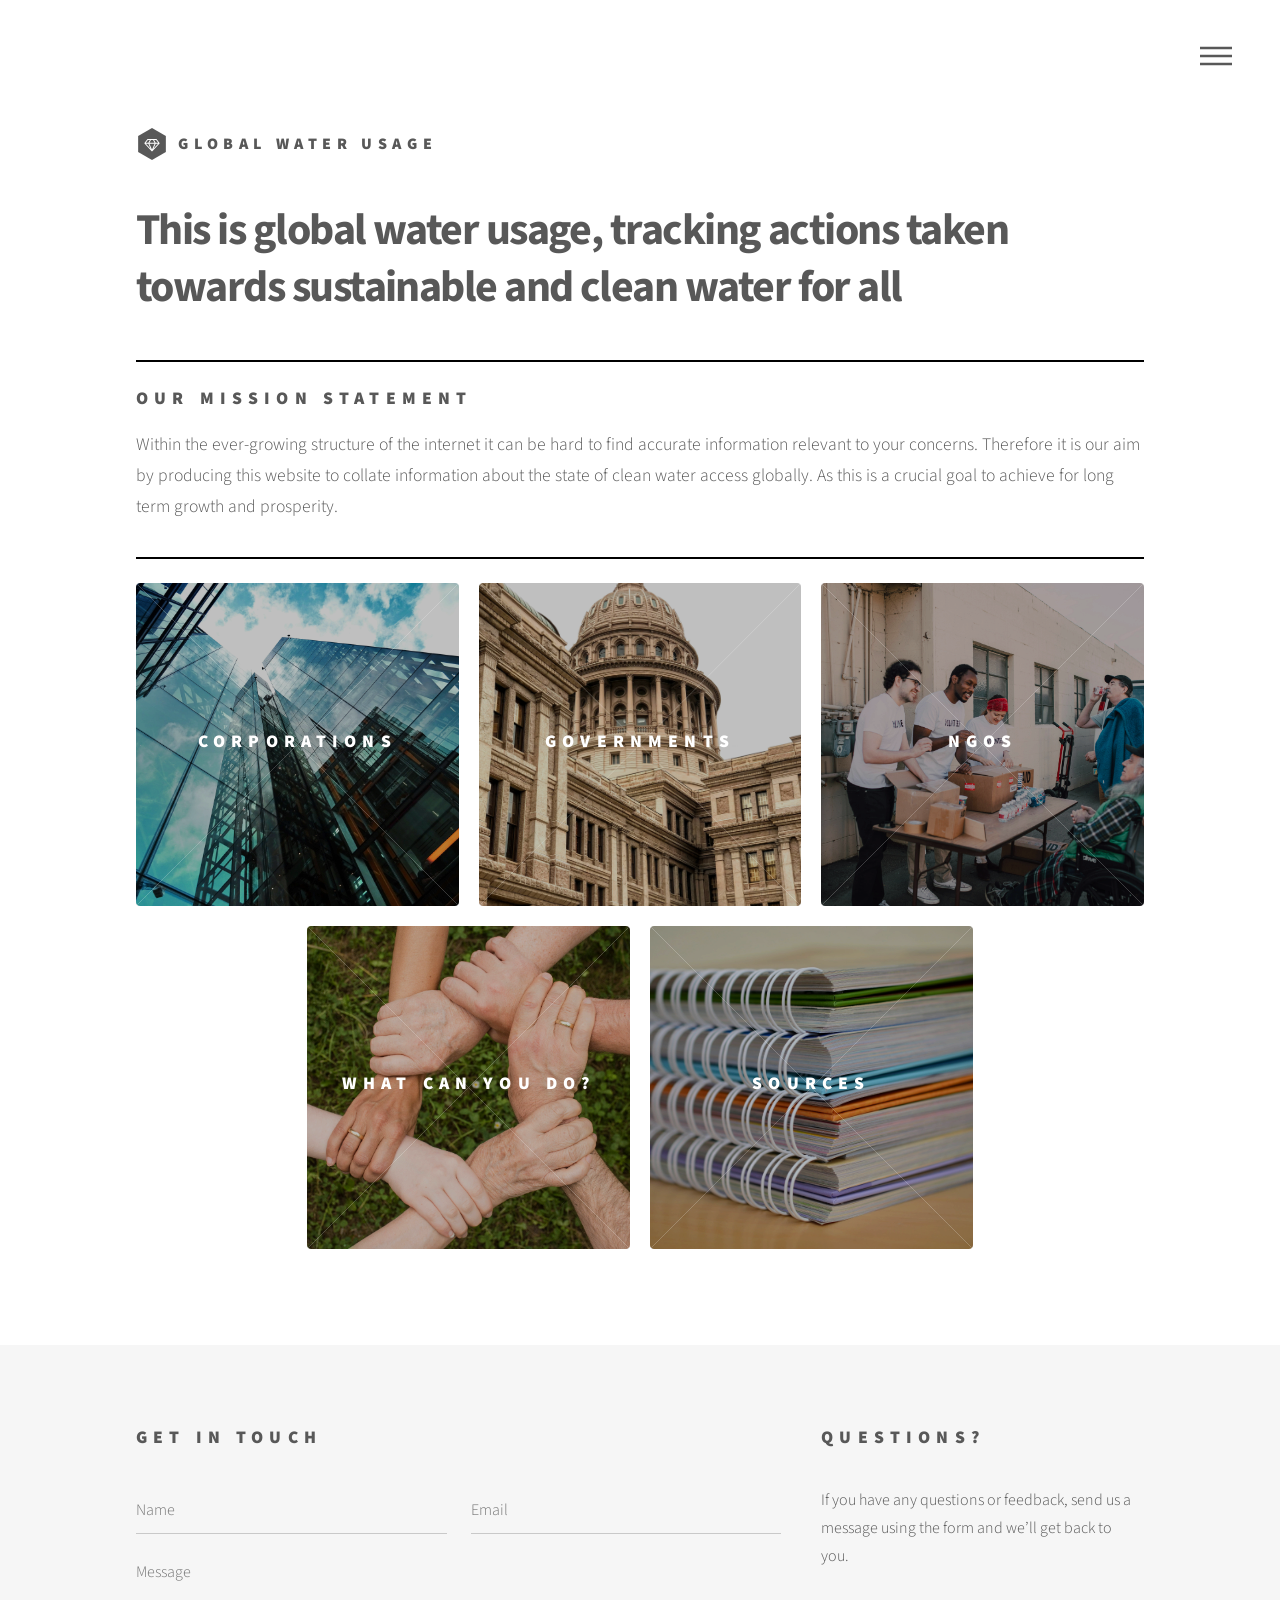
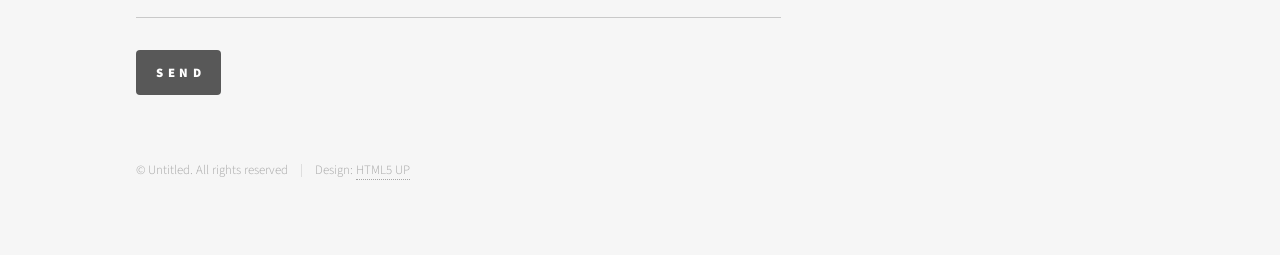
<file: index.html>
<!DOCTYPE HTML>
<!--
	Phantom by HTML5 UP
	html5up.net | @ajlkn
	Free for personal and commercial use under the CCA 3.0 license (html5up.net/license)
-->
<html>
	<head>
		<title>Global water usage</title>
		<meta charset="utf-8" />
		<meta name="viewport" content="width=device-width, initial-scale=1, user-scalable=no" />
		<link rel="stylesheet" href="assets/css/main.css" />
		<noscript><link rel="stylesheet" href="assets/css/noscript.css" /></noscript>
	</head>
	<body class="is-preload">
		<!-- Wrapper -->
			<div id="wrapper">

				<!-- Header -->
					<header id="header">
						<div class="inner">

							<!-- Logo -->
								<a href="index.html" class="logo">
									<span class="symbol"><img src="images/logo.svg" alt="" /></span><span class="title">Global water usage</span>
								</a>

							<!-- Nav -->
								<nav>
									<ul>
										<li><a href="#menu">Menu</a></li>
									</ul>
								</nav>

						</div>
					</header>

				<!-- Menu -->
					<nav id="menu">
						<h2>Menu</h2>
						<ul>
							<li><a href="index.html">Home</a></li>
							<li><a href="Corporations.html">Corporate actions</a></li>
							<li><a href="Governments.html">Governmental actions</a></li>
							<li><a href="Individuals.html">What can you do?</a></li>
							<li><a href="Ngos.html">NGOs</a></li>
							<li><a href="Sources.html">Sources</a></li>
						</ul>
					</nav>

				<!-- Main -->
					<div id="main">
						<div class="inner">
							<header>
								<h1>This is global water usage, tracking actions taken towards sustainable and clean water for all<br /> </h1>
								
								<hr style="border: 1px solid #000; margin: 1.5em 0;" />
								<h2>Our Mission Statement</h2>
								<p style="font-size: 1.1em;">Within the ever-growing structure of the internet it can be hard to find accurate information relevant to your concerns. Therefore it is our aim by producing this website to collate information about the state of clean water access globally. As this is a crucial goal to achieve for long term growth and prosperity.</p>
								<hr style="border: 1px solid #000; margin: 1.5em 0;" />
							</header>
							<section class="tiles">
								<article class="style1">
									<span class="image">
										<img src="images/pexels-sevenstormphotography-443383.jpg" alt="" />
									</span>
									<a href="Corporations.html">
										<h2>Corporations</h2>
										<div class="content">
											<p>What are some of the largest corporate entities doing about this?</p>
										</div>
									</a>
								</article>
								<article class="style2">
									<span class="image">
										<img src="images/pexels-priya-karkare-1998390-3643592.jpg" alt="" />
									</span>
									<a href="Governments.html">
										<h2>Governments</h2>
										<div class="content">
											<p>What actions are governments undertaking to correct this?.</p>
										</div>
									</a>
								</article>
								<article class="style3">
									<span class="image">
										<img src="images/pexels-rdne-6646967.jpg" alt="" />
									</span>
									<a href="Ngos.html">
										<h2>NGOs</h2>
										<div class="content">
											<p>What are NGOs such as charities and non-profits doing to help?</p>
										</div>
									</a>
								</article>
								<article class="style4">
									<span class="image">
										<img src="images/pexels-pixabay-461049.jpg" alt="" />
									</span>
									<a href="Individuals.html">
										<h2>What can you do?</h2>
										<div class="content">
											<p>In the face of a global water crisis, what can you do to help?</p>
										</div>
									</a>
								</article>
								<article class="style5">
									<span class="image">
										<img src="images/pexels-pixabay-272980.jpg" alt="" />
									</span>
									<a href="Sources.html">
										<h2>Sources</h2>
										<div class="content">
											<p>Where did the data for this website come from?</p>
										</div>
									
									
									</a>
								</article>
							</section>
						</div>
					</div>

				<!-- Footer -->
					<footer id="footer">
						<div class="inner">
							<section>
								<h2>Get in touch</h2>
								<form method="post" action="#">
									<div class="fields">
										<div class="field half">
											<input type="text" name="name" id="name" placeholder="Name" />
										</div>
										<div class="field half">
											<input type="email" name="email" id="email" placeholder="Email" />
										</div>
										<div class="field">
											<textarea name="message" id="message" placeholder="Message"></textarea>
										</div>
									</div>
									<ul class="actions">
										<li><input type="button" value="Send" class="primary" onclick="showContactMockMessage()" /></li>
									</ul>
								</form>
							</section>
							<section>
								<h2>Questions?</h2>
								<p>If you have any questions or feedback, send us a message using the form and we’ll get back to you.</p>
							</section>
							<ul class="copyright">
								<li>&copy; Untitled. All rights reserved</li><li>Design: <a href="http://html5up.net">HTML5 UP</a></li>
							</ul>
						</div>
					</footer>

			</div>

		<!-- Scripts -->
			<script src="assets/js/jquery.min.js"></script>
			<script src="assets/js/browser.min.js"></script>
			<script src="assets/js/breakpoints.min.js"></script>
			<script src="assets/js/util.js"></script>
			<script src="assets/js/main.js"></script>

	</body>

</html>
</file>
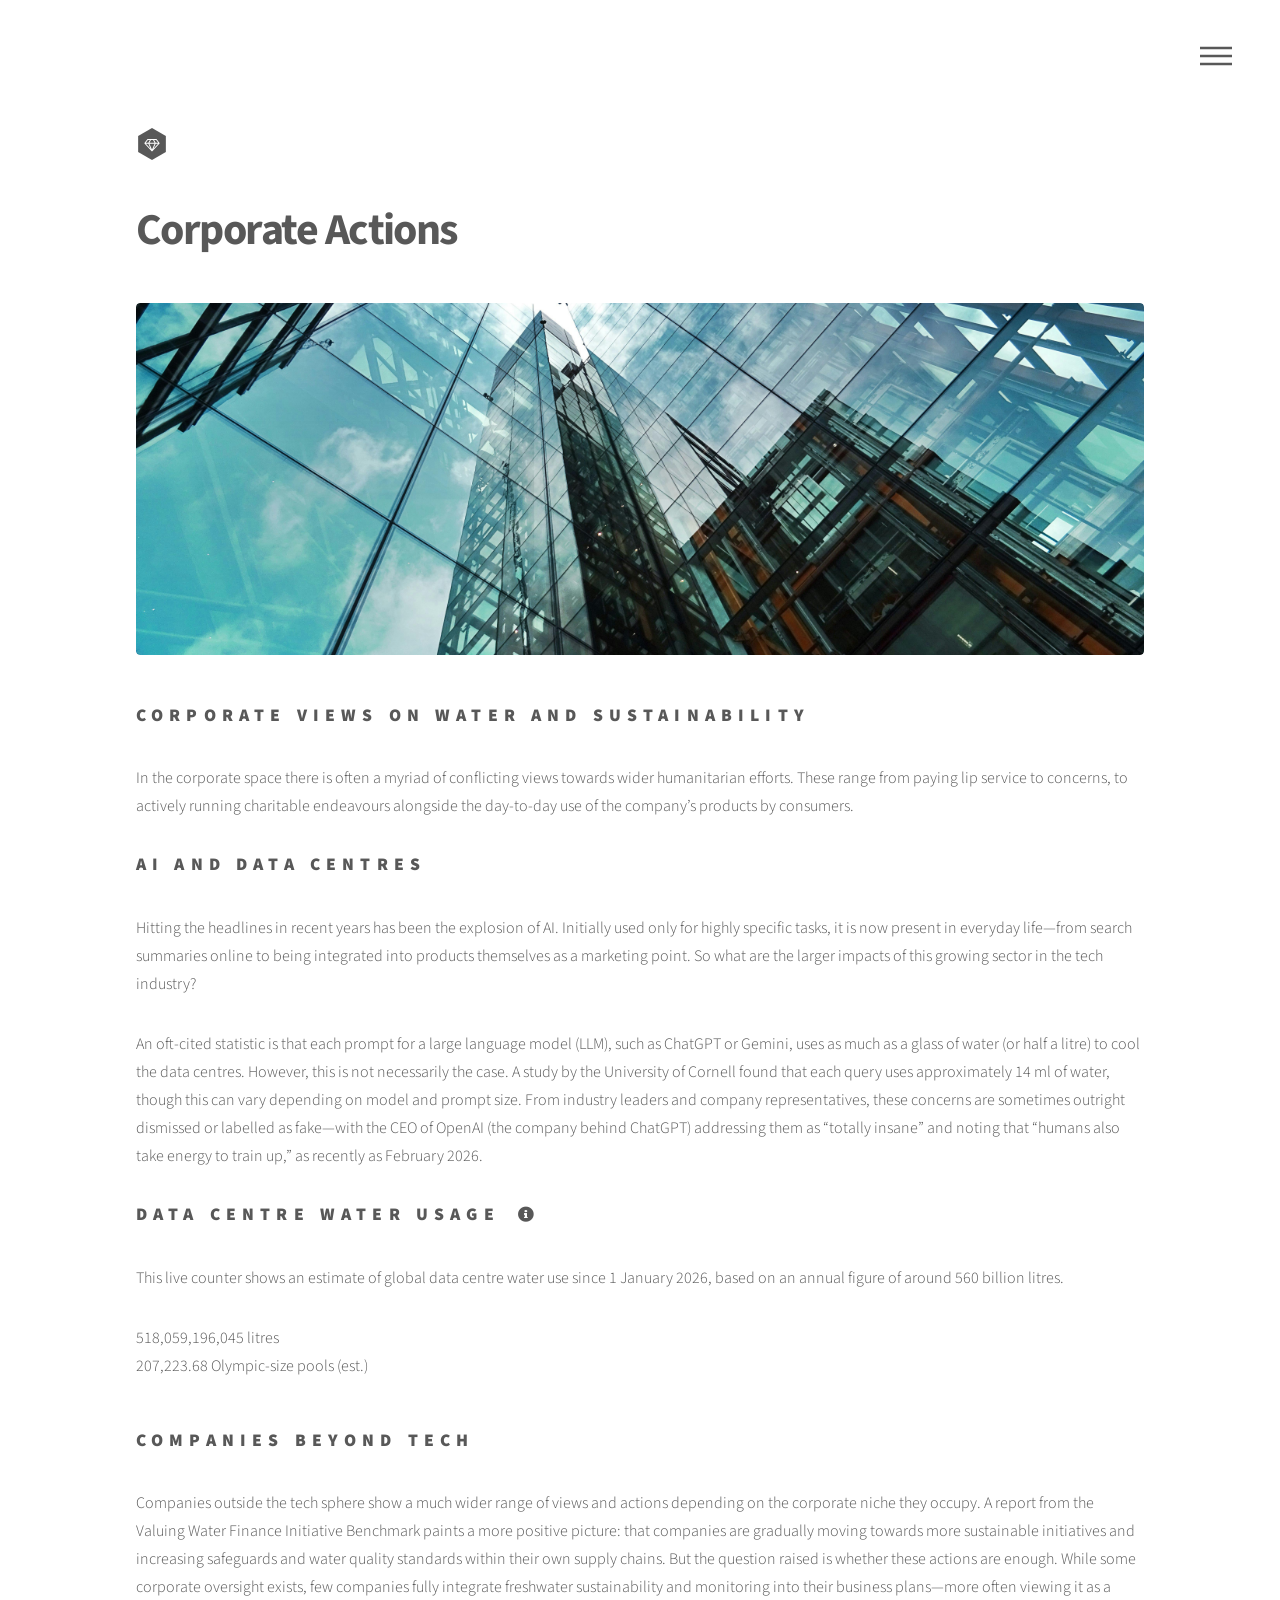
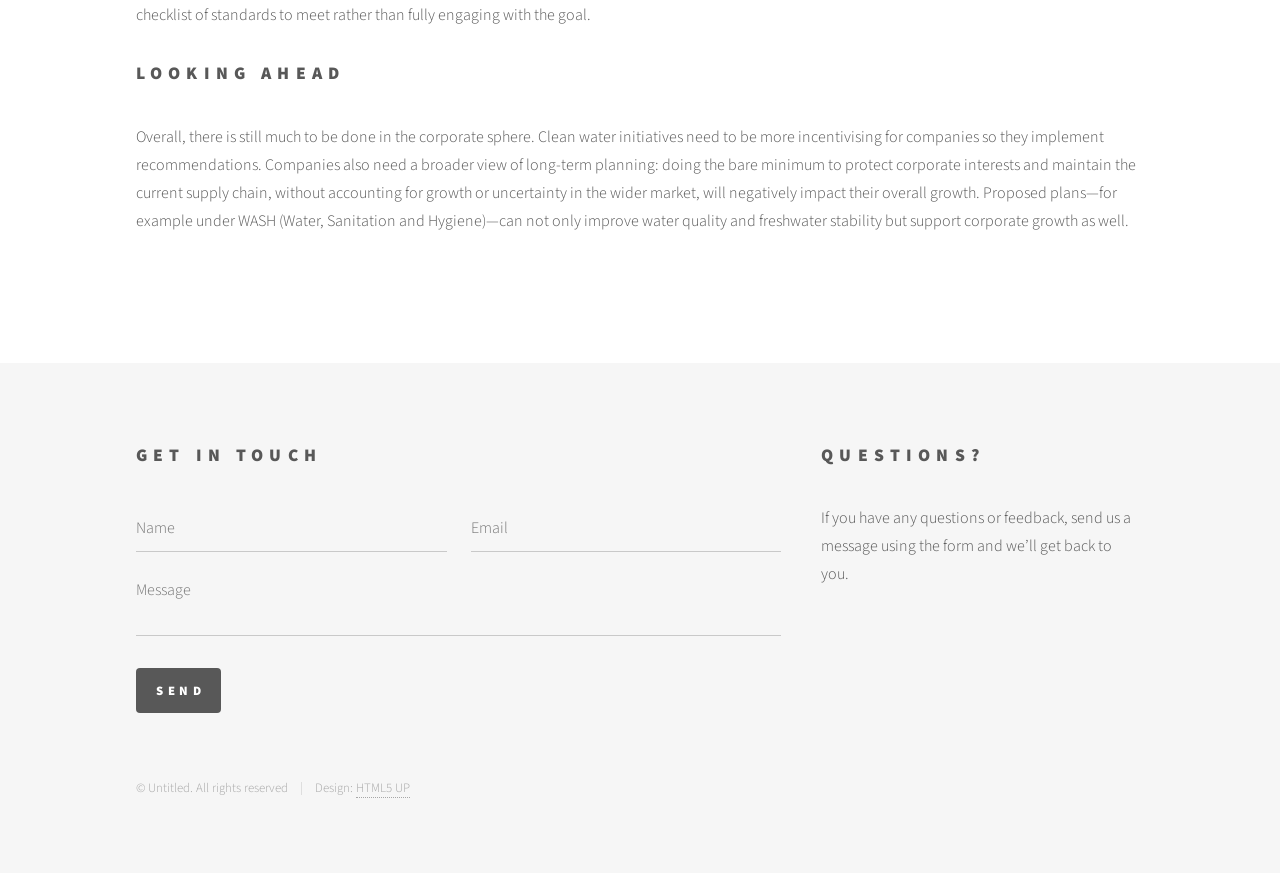
<file: Corporations.html>
<!DOCTYPE HTML>
<!--
	Phantom by HTML5 UP
	html5up.net | @ajlkn
	Free for personal and commercial use under the CCA 3.0 license (html5up.net/license)
-->
<html>
	<head>
		<title>Corporations</title>
		<meta charset="utf-8" />
		<meta name="viewport" content="width=device-width, initial-scale=1, user-scalable=no" />
		<link rel="stylesheet" href="assets/css/main.css" />
		<noscript><link rel="stylesheet" href="assets/css/noscript.css" /></noscript>
	</head>
	<body class="is-preload">
		<!-- Wrapper -->
			<div id="wrapper">

				<!-- Header -->
					<header id="header">
						<div class="inner">

							<!-- Logo -->
								<a href="index.html" class="logo">
									<span class="symbol"><img src="images/logo.svg" alt="" /></span>
								</a>

							<!-- Nav -->
								<nav>
									<ul>
										<li><a href="#menu">Menu</a></li>
									</ul>
								</nav>

						</div>
					</header>

				<!-- Menu -->
					<nav id="menu">
						<h2>Menu</h2>
						<ul>
							<li><a href="index.html">Home</a></li>
							<li><a href="Corporations.html">Corporate actions</a></li>
							<li><a href="Governments.html">Governmental actions</a></li>
							<li><a href="Individuals.html">What can you do?</a></li>
							<li><a href="Ngos.html">NGOs</a></li>
							<li><a href="Sources.html">Sources</a></li>
						</ul>
					</nav>

				<!-- Main -->
					<div id="main">
						<div class="inner">
							<h1>Corporate Actions</h1>
							<span class="image main cropped-blur"><img src="images/pexels-sevenstormphotography-443383.jpg" alt="" /></span>

							<section>
								<h2>Corporate views on water and sustainability</h2>
								<p>In the corporate space there is often a myriad of conflicting views towards wider humanitarian efforts. These range from paying lip service to concerns, to actively running charitable endeavours alongside the day-to-day use of the company’s products by consumers.</p>
							</section>

							<section>
								<h2>AI and data centres</h2>
								<p>Hitting the headlines in recent years has been the explosion of AI. Initially used only for highly specific tasks, it is now present in everyday life—from search summaries online to being integrated into products themselves as a marketing point. So what are the larger impacts of this growing sector in the tech industry?</p>
								<p>An oft-cited statistic is that each prompt for a large language model (LLM), such as ChatGPT or Gemini, uses as much as a glass of water (or half a litre) to cool the data centres. However, this is not necessarily the case. A study by the University of Cornell found that each query uses approximately 14 ml of water, though this can vary depending on model and prompt size. From industry leaders and company representatives, these concerns are sometimes outright dismissed or labelled as fake—with the CEO of OpenAI (the company behind ChatGPT) addressing them as “totally insane” and noting that “humans also take energy to train up,” as recently as February 2026.</p>
							
								<section id="datacenter-water-usage" class="water-usage-section">
									<header class="major">
										<h2>
											Data Centre Water Usage
											<span class="icon solid fa-info-circle info-icon" title="Based on an estimated 560 billion litres per year of global data centre water use, as reported by the IEA (International Energy Agency). This is an illustrative, approximate figure."></span>
										</h2>
									</header>
									<p>This live counter shows an estimate of global data centre water use since 1 January 2026, based on an annual figure of around 560 billion litres.</p>
									<div class="counter-row">
										<div class="counter-box">
											<span id="water-liters" class="big-counter">0</span>
											<span class="counter-label">litres</span>
										</div>
										<div class="counter-box secondary">
											<span id="water-pools" class="big-counter">0</span>
											<span class="counter-label">Olympic-size pools (est.)</span>
										</div>
									</div>
								</section>
							</section>

							<section>
								<h2>Companies beyond tech</h2>
								<p>Companies outside the tech sphere show a much wider range of views and actions depending on the corporate niche they occupy. A report from the Valuing Water Finance Initiative Benchmark paints a more positive picture: that companies are gradually moving towards more sustainable initiatives and increasing safeguards and water quality standards within their own supply chains. But the question raised is whether these actions are enough. While some corporate oversight exists, few companies fully integrate freshwater sustainability and monitoring into their business plans—more often viewing it as a checklist of standards to meet rather than fully engaging with the goal.</p>
							</section>

							<section>
								<h2>Looking ahead</h2>
								<p>Overall, there is still much to be done in the corporate sphere. Clean water initiatives need to be more incentivising for companies so they implement recommendations. Companies also need a broader view of long-term planning: doing the bare minimum to protect corporate interests and maintain the current supply chain, without accounting for growth or uncertainty in the wider market, will negatively impact their overall growth. Proposed plans—for example under WASH (Water, Sanitation and Hygiene)—can not only improve water quality and freshwater stability but support corporate growth as well.</p>
							</section>
						</div>
					</div>

				<!-- Footer -->
					<footer id="footer">
						<div class="inner">
							<section>
								<h2>Get in touch</h2>
								<form method="post" action="#">
									<div class="fields">
										<div class="field half">
											<input type="text" name="name" id="name" placeholder="Name" />
										</div>
										<div class="field half">
											<input type="email" name="email" id="email" placeholder="Email" />
										</div>
										<div class="field">
											<textarea name="message" id="message" placeholder="Message"></textarea>
										</div>
									</div>
									<ul class="actions">
										<li><input type="button" value="Send" class="primary" onclick="showContactMockMessage()" /></li>
									</ul>
								</form>
							</section>
							<section>
								<h2>Questions?</h2>
								<p>If you have any questions or feedback, send us a message using the form and we’ll get back to you.</p>
							</section>
							<ul class="copyright">
								<li>&copy; Untitled. All rights reserved</li><li>Design: <a href="http://html5up.net">HTML5 UP</a></li>
							</ul>
						</div>
					</footer>

			</div>

		<!-- Scripts -->
			<script src="assets/js/jquery.min.js"></script>
			<script src="assets/js/browser.min.js"></script>
			<script src="assets/js/breakpoints.min.js"></script>
			<script src="assets/js/util.js"></script>
			<script src="assets/js/main.js"></script>
			<script>
				// Annual global data centre water use estimate (litres)
				const ANNUAL_WATER_LITERS = 5.6e11; // 560 billion L/year

				// Convert annual figure to litres per second
				const SECONDS_PER_YEAR = 365 * 24 * 60 * 60;
				const LITERS_PER_SECOND = ANNUAL_WATER_LITERS / SECONDS_PER_YEAR;

				// Reference date for the counter (UTC)
				const START_DATE = new Date('2026-01-01T00:00:00Z');

				// Approximate volume of an Olympic swimming pool (litres)
				const LITERS_PER_POOL = 2.5e6;

				function updateWaterCounter() {
					const now = new Date();
					const secondsElapsed = (now - START_DATE) / 1000;

					if (secondsElapsed < 0) {
						setCounterValues(0);
						return;
					}

					const litersUsed = secondsElapsed * LITERS_PER_SECOND;
					setCounterValues(litersUsed);
				}

				function setCounterValues(litersUsed) {
					const litersElement = document.getElementById('water-liters');
					const poolsElement = document.getElementById('water-pools');

					if (!litersElement || !poolsElement) return;

					litersElement.textContent = Math.floor(litersUsed).toLocaleString();

					const pools = litersUsed / LITERS_PER_POOL;
					poolsElement.textContent = pools.toLocaleString(undefined, {
						minimumFractionDigits: 2,
						maximumFractionDigits: 2
					});
				}

				document.addEventListener('DOMContentLoaded', function () {
					updateWaterCounter();
					setInterval(updateWaterCounter, 200);
				});
			</script>

	</body>
</html>
</file>
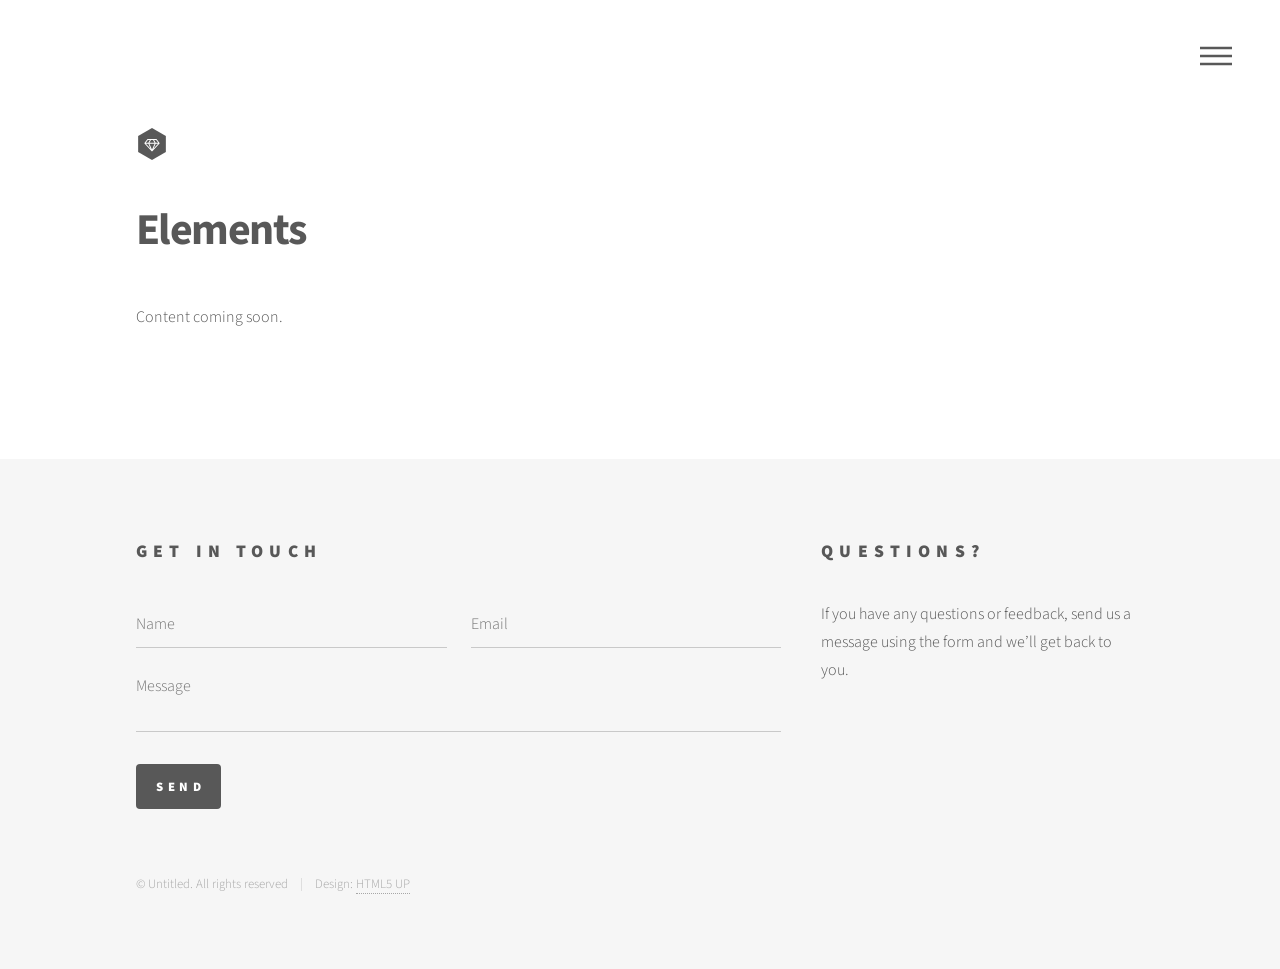
<file: elements.html>
<!DOCTYPE HTML>
<!--
	Phantom by HTML5 UP
	html5up.net | @ajlkn
	Free for personal and commercial use under the CCA 3.0 license (html5up.net/license)
-->
<html>
	<head>
		<title>Elements</title>
		<meta charset="utf-8" />
		<meta name="viewport" content="width=device-width, initial-scale=1, user-scalable=no" />
		<link rel="stylesheet" href="assets/css/main.css" />
		<noscript><link rel="stylesheet" href="assets/css/noscript.css" /></noscript>
	</head>
	<body class="is-preload">
		<!-- Wrapper -->
			<div id="wrapper">

				<!-- Header -->
					<header id="header">
						<div class="inner">

							<!-- Logo -->
								<a href="index.html" class="logo">
									<span class="symbol"><img src="images/logo.svg" alt="" /></span>
								</a>

							<!-- Nav -->
								<nav>
									<ul>
										<li><a href="#menu">Menu</a></li>
									</ul>
								</nav>

						</div>
					</header>

				<!-- Menu -->
					<nav id="menu">
						<h2>Menu</h2>
						<ul>
							<li><a href="index.html">Home</a></li>
							<li><a href="Corporations.html">Corporate actions</a></li>
							<li><a href="Governments.html">Governmental actions</a></li>
							<li><a href="Individuals.html">What can you do?</a></li>
							<li><a href="Ngos.html">NGOs</a></li>
							<li><a href="Sources.html">Sources</a></li>
						</ul>
					</nav>

				<!-- Main -->
					<div id="main">
						<div class="inner">
							<h1>Elements</h1>
							<p>Content coming soon.</p>
						</div>
					</div>

				<!-- Footer -->
					<footer id="footer">
						<div class="inner">
							<section>
								<h2>Get in touch</h2>
								<form method="post" action="#">
									<div class="fields">
										<div class="field half">
											<input type="text" name="name" id="name" placeholder="Name" />
										</div>
										<div class="field half">
											<input type="email" name="email" id="email" placeholder="Email" />
										</div>
										<div class="field">
											<textarea name="message" id="message" placeholder="Message"></textarea>
										</div>
									</div>
									<ul class="actions">
										<li><input type="submit" value="Send" class="primary" /></li>
									</ul>
								</form>
							</section>
							<section>
								<h2>Questions?</h2>
								<p>If you have any questions or feedback, send us a message using the form and we’ll get back to you.</p>
							</section>
							<ul class="copyright">
								<li>&copy; Untitled. All rights reserved</li><li>Design: <a href="http://html5up.net">HTML5 UP</a></li>
							</ul>
						</div>
					</footer>

			</div>

		<!-- Scripts -->
			<script src="assets/js/jquery.min.js"></script>
			<script src="assets/js/browser.min.js"></script>
			<script src="assets/js/breakpoints.min.js"></script>
			<script src="assets/js/util.js"></script>
			<script src="assets/js/main.js"></script>

	</body>
</html>
</file>
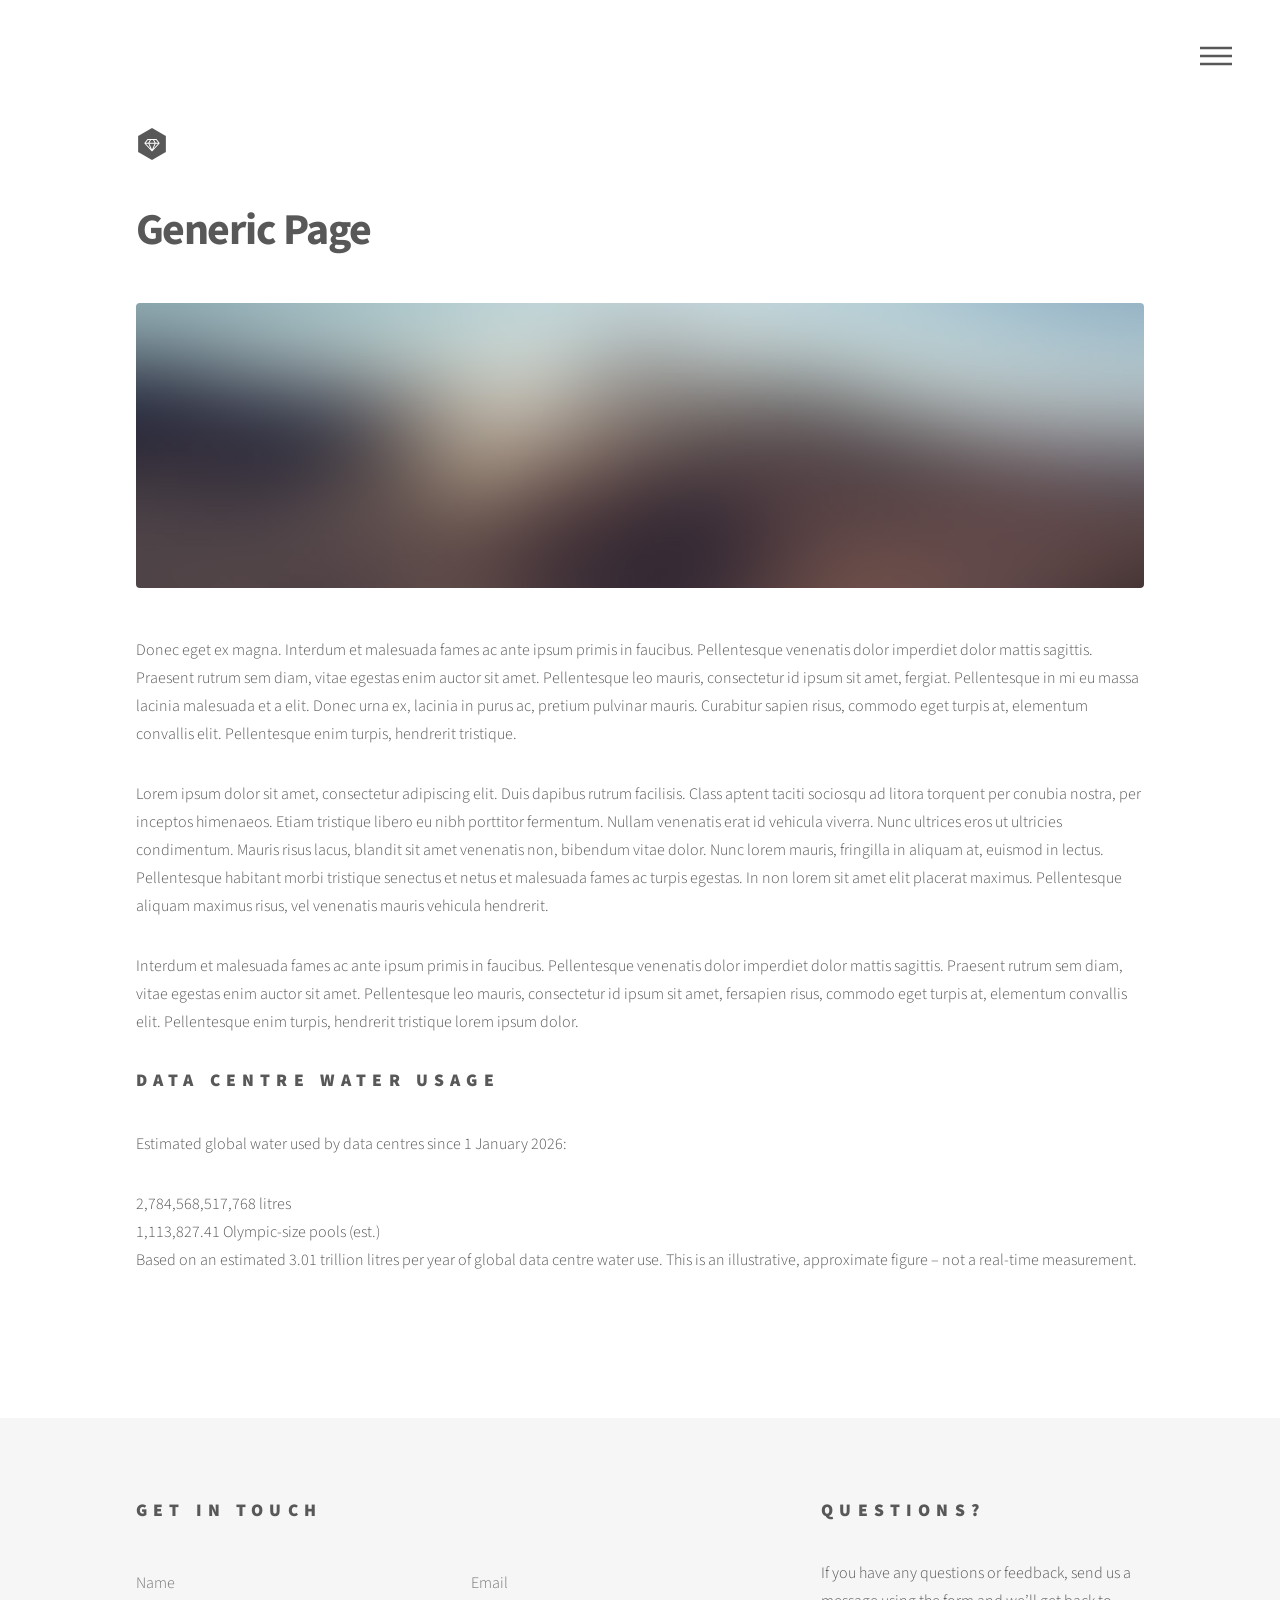
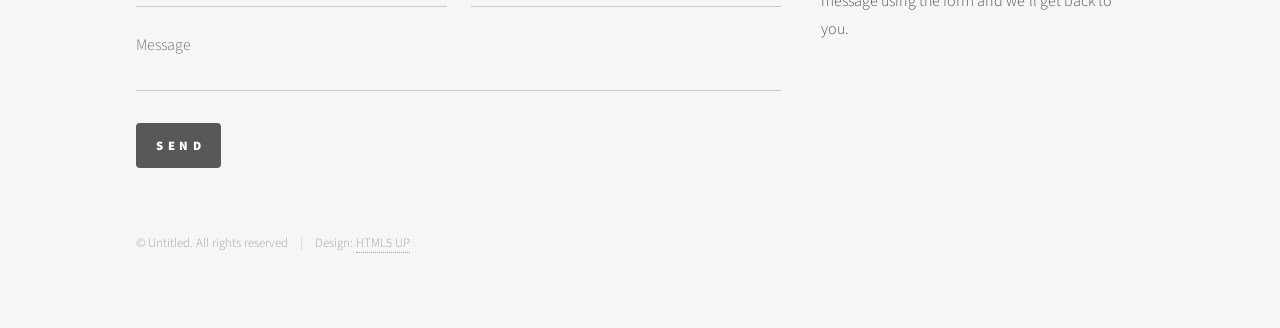
<file: generic.html>
<!DOCTYPE HTML>
<!--
	Phantom by HTML5 UP
	html5up.net | @ajlkn
	Free for personal and commercial use under the CCA 3.0 license (html5up.net/license)
-->
<html>
	<head>
		<title>Corporate actions</title>
		<meta charset="utf-8" />
		<meta name="viewport" content="width=device-width, initial-scale=1, user-scalable=no" />
		<link rel="stylesheet" href="assets/css/main.css" />
		<noscript><link rel="stylesheet" href="assets/css/noscript.css" /></noscript>
	</head>
	<body class="is-preload">
		<!-- Wrapper -->
			<div id="wrapper">

				<!-- Header -->
					<header id="header">
						<div class="inner">

							<!-- Logo -->
								<a href="index.html" class="logo">
									<span class="symbol"><img src="images/logo.svg" alt="" /></span>
								</a>

							<!-- Nav -->
								<nav>
									<ul>
										<li><a href="#menu">Menu</a></li>
									</ul>
								</nav>

						</div>
					</header>

				<!-- Menu -->
					<nav id="menu">
						<h2>Menu</h2>
						<ul>
							<li><a href="index.html">Home</a></li>
							<li><a href="generic.html">Ipsum veroeros</a></li>
							<li><a href="generic.html">Tempus etiam</a></li>
							<li><a href="generic.html">Consequat dolor</a></li>
							<li><a href="elements.html">Elements</a></li>
						</ul>
					</nav>

				<!-- Main -->
					<div id="main">
						<div class="inner">
							<h1>Generic Page</h1>
							<span class="image main"><img src="images/pic13.jpg" alt="" /></span>
							<p>Donec eget ex magna. Interdum et malesuada fames ac ante ipsum primis in faucibus. Pellentesque venenatis dolor imperdiet dolor mattis sagittis. Praesent rutrum sem diam, vitae egestas enim auctor sit amet. Pellentesque leo mauris, consectetur id ipsum sit amet, fergiat. Pellentesque in mi eu massa lacinia malesuada et a elit. Donec urna ex, lacinia in purus ac, pretium pulvinar mauris. Curabitur sapien risus, commodo eget turpis at, elementum convallis elit. Pellentesque enim turpis, hendrerit tristique.</p>
							<p>Lorem ipsum dolor sit amet, consectetur adipiscing elit. Duis dapibus rutrum facilisis. Class aptent taciti sociosqu ad litora torquent per conubia nostra, per inceptos himenaeos. Etiam tristique libero eu nibh porttitor fermentum. Nullam venenatis erat id vehicula viverra. Nunc ultrices eros ut ultricies condimentum. Mauris risus lacus, blandit sit amet venenatis non, bibendum vitae dolor. Nunc lorem mauris, fringilla in aliquam at, euismod in lectus. Pellentesque habitant morbi tristique senectus et netus et malesuada fames ac turpis egestas. In non lorem sit amet elit placerat maximus. Pellentesque aliquam maximus risus, vel venenatis mauris vehicula hendrerit.</p>
							<p>Interdum et malesuada fames ac ante ipsum primis in faucibus. Pellentesque venenatis dolor imperdiet dolor mattis sagittis. Praesent rutrum sem diam, vitae egestas enim auctor sit amet. Pellentesque leo mauris, consectetur id ipsum sit amet, fersapien risus, commodo eget turpis at, elementum convallis elit. Pellentesque enim turpis, hendrerit tristique lorem ipsum dolor.</p>

							<section id="datacenter-water-usage" class="water-usage-section">
								<header class="major">
									<h2>Data Centre Water Usage</h2>
								</header>
								<p>
									Estimated global water used by data centres since 1 January 2026:
								</p>
								<div class="counter-row">
									<div class="counter-box">
										<span id="water-liters" class="big-counter">0</span>
										<span class="counter-label">litres</span>
									</div>
									<div class="counter-box secondary">
										<span id="water-pools" class="big-counter">0</span>
										<span class="counter-label">Olympic-size pools (est.)</span>
									</div>
								</div>
								<p class="counter-note">
									Based on an estimated 3.01 trillion litres per year of global data centre water use.
									This is an illustrative, approximate figure – not a real-time measurement.
								</p>
							</section>
						</div>
					</div>

				<!-- Footer -->
					<footer id="footer">
						<div class="inner">
							<section>
								<h2>Get in touch</h2>
								<form method="post" action="#">
									<div class="fields">
										<div class="field half">
											<input type="text" name="name" id="name" placeholder="Name" />
										</div>
										<div class="field half">
											<input type="email" name="email" id="email" placeholder="Email" />
										</div>
										<div class="field">
											<textarea name="message" id="message" placeholder="Message"></textarea>
										</div>
									</div>
									<ul class="actions">
										<li><input type="submit" value="Send" class="primary" /></li>
									</ul>
								</form>
							</section>
							<section>
								<h2>Questions?</h2>
								<p>If you have any questions or feedback, send us a message using the form and we’ll get back to you.</p>
							</section>
							<ul class="copyright">
								<li>&copy; Untitled. All rights reserved</li><li>Design: <a href="http://html5up.net">HTML5 UP</a></li>
							</ul>
						</div>
					</footer>

			</div>

		<!-- Scripts -->
			<script src="assets/js/jquery.min.js"></script>
			<script src="assets/js/browser.min.js"></script>
			<script src="assets/js/breakpoints.min.js"></script>
			<script src="assets/js/util.js"></script>
			<script src="assets/js/main.js"></script>
			<script>
				// Annual global data centre water use estimate (litres)
				const ANNUAL_WATER_LITERS = 3.01e12; // 3.01 trillion L/year

				// Convert annual figure to litres per second
				const SECONDS_PER_YEAR = 365 * 24 * 60 * 60;
				const LITERS_PER_SECOND = ANNUAL_WATER_LITERS / SECONDS_PER_YEAR;

				// Reference date for the counter (UTC)
				const START_DATE = new Date('2026-01-01T00:00:00Z');

				// Approximate volume of an Olympic swimming pool (litres)
				const LITERS_PER_POOL = 2.5e6;

				function updateWaterCounter() {
					const now = new Date();
					const secondsElapsed = (now - START_DATE) / 1000;

					if (secondsElapsed < 0) {
						setCounterValues(0);
						return;
					}

					const litersUsed = secondsElapsed * LITERS_PER_SECOND;
					setCounterValues(litersUsed);
				}

				function setCounterValues(litersUsed) {
					const litersElement = document.getElementById('water-liters');
					const poolsElement = document.getElementById('water-pools');

					if (!litersElement || !poolsElement) return;

					litersElement.textContent = Math.floor(litersUsed).toLocaleString();

					const pools = litersUsed / LITERS_PER_POOL;
					poolsElement.textContent = pools.toLocaleString(undefined, {
						minimumFractionDigits: 2,
						maximumFractionDigits: 2
					});
				}

				document.addEventListener('DOMContentLoaded', function () {
					updateWaterCounter();
					setInterval(updateWaterCounter, 200);
				});
			</script>

	</body>
</html>
</file>
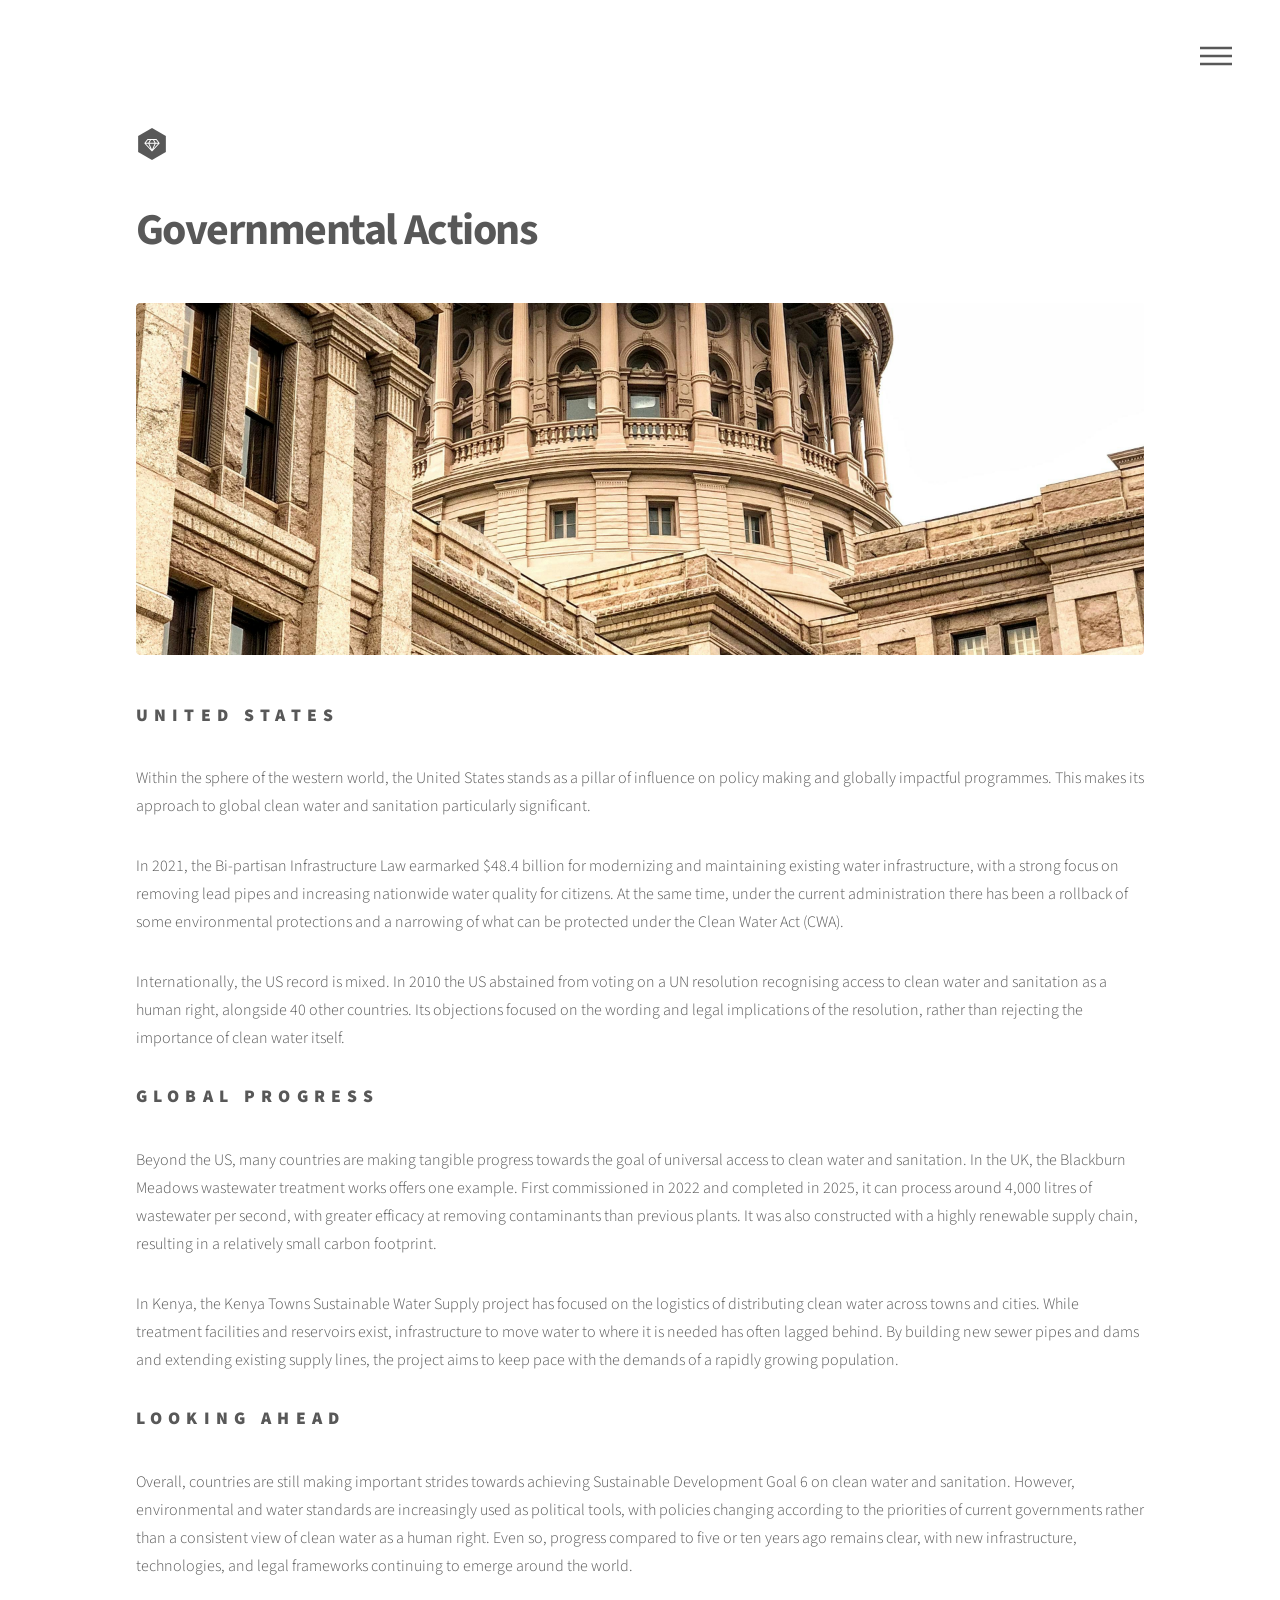
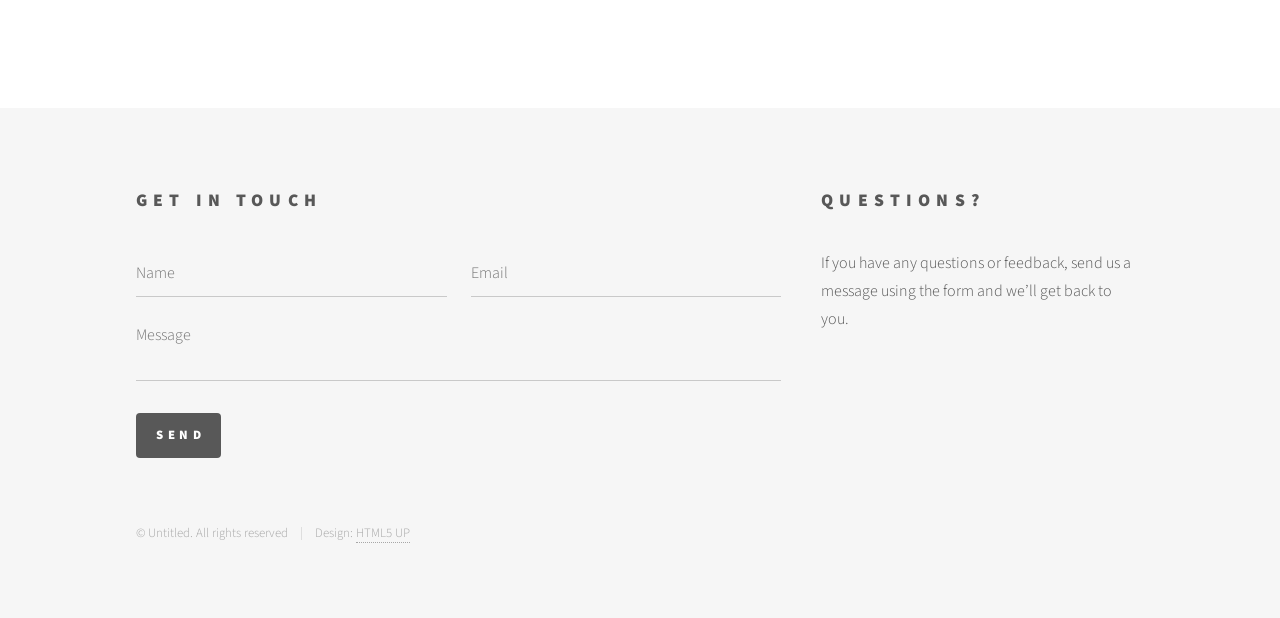
<file: Governments.html>
<!DOCTYPE HTML>
<!--
	Phantom by HTML5 UP
	html5up.net | @ajlkn
	Free for personal and commercial use under the CCA 3.0 license (html5up.net/license)
-->
<html>
	<head>
		<title>Governments</title>
		<meta charset="utf-8" />
		<meta name="viewport" content="width=device-width, initial-scale=1, user-scalable=no" />
		<link rel="stylesheet" href="assets/css/main.css" />
		<noscript><link rel="stylesheet" href="assets/css/noscript.css" /></noscript>
	</head>
	<body class="is-preload">
		<!-- Wrapper -->
			<div id="wrapper">

				<!-- Header -->
					<header id="header">
						<div class="inner">

							<!-- Logo -->
								<a href="index.html" class="logo">
									<span class="symbol"><img src="images/logo.svg" alt="" /></span>
								</a>

							<!-- Nav -->
								<nav>
									<ul>
										<li><a href="#menu">Menu</a></li>
									</ul>
								</nav>

						</div>
					</header>

				<!-- Menu -->
					<nav id="menu">
						<h2>Menu</h2>
						<ul>
							<li><a href="index.html">Home</a></li>
							<li><a href="Corporations.html">Corporate actions</a></li>
							<li><a href="Governments.html">Governmental actions</a></li>
							<li><a href="Individuals.html">What can you do?</a></li>
							<li><a href="Ngos.html">NGOs</a></li>
							<li><a href="Sources.html">Sources</a></li>
						</ul>
					</nav>

				<!-- Main -->
					<div id="main">
						<div class="inner">
							<h1>Governmental Actions</h1>
							<span class="image main cropped-blur"><img src="images/pexels-priya-karkare-1998390-3643592.jpg" alt="" /></span>

							<section>
								<h2>United States</h2>
								<p>Within the sphere of the western world, the United States stands as a pillar of influence on policy making and globally impactful programmes. This makes its approach to global clean water and sanitation particularly significant.</p>
								<p>In 2021, the Bi-partisan Infrastructure Law earmarked $48.4 billion for modernizing and maintaining existing water infrastructure, with a strong focus on removing lead pipes and increasing nationwide water quality for citizens. At the same time, under the current administration there has been a rollback of some environmental protections and a narrowing of what can be protected under the Clean Water Act (CWA).</p>
								<p>Internationally, the US record is mixed. In 2010 the US abstained from voting on a UN resolution recognising access to clean water and sanitation as a human right, alongside 40 other countries. Its objections focused on the wording and legal implications of the resolution, rather than rejecting the importance of clean water itself.</p>
							</section>

							<section>
								<h2>Global progress</h2>
								<p>Beyond the US, many countries are making tangible progress towards the goal of universal access to clean water and sanitation. In the UK, the Blackburn Meadows wastewater treatment works offers one example. First commissioned in 2022 and completed in 2025, it can process around 4,000 litres of wastewater per second, with greater efficacy at removing contaminants than previous plants. It was also constructed with a highly renewable supply chain, resulting in a relatively small carbon footprint.</p>
								<p>In Kenya, the Kenya Towns Sustainable Water Supply project has focused on the logistics of distributing clean water across towns and cities. While treatment facilities and reservoirs exist, infrastructure to move water to where it is needed has often lagged behind. By building new sewer pipes and dams and extending existing supply lines, the project aims to keep pace with the demands of a rapidly growing population.</p>
							</section>

							<section>
								<h2>Looking ahead</h2>
								<p>Overall, countries are still making important strides towards achieving Sustainable Development Goal 6 on clean water and sanitation. However, environmental and water standards are increasingly used as political tools, with policies changing according to the priorities of current governments rather than a consistent view of clean water as a human right. Even so, progress compared to five or ten years ago remains clear, with new infrastructure, technologies, and legal frameworks continuing to emerge around the world.</p>
							</section>
						</div>
					</div>

				<!-- Footer -->
					<footer id="footer">
						<div class="inner">
							<section>
								<h2>Get in touch</h2>
								<form method="post" action="#">
									<div class="fields">
										<div class="field half">
											<input type="text" name="name" id="name" placeholder="Name" />
										</div>
										<div class="field half">
											<input type="email" name="email" id="email" placeholder="Email" />
										</div>
										<div class="field">
											<textarea name="message" id="message" placeholder="Message"></textarea>
										</div>
									</div>
									<ul class="actions">
										<li><input type="button" value="Send" class="primary" onclick="showContactMockMessage()" /></li>
									</ul>
								</form>
							</section>
							<section>
								<h2>Questions?</h2>
								<p>If you have any questions or feedback, send us a message using the form and we’ll get back to you.</p>
							</section>
							<ul class="copyright">
								<li>&copy; Untitled. All rights reserved</li><li>Design: <a href="http://html5up.net">HTML5 UP</a></li>
							</ul>
						</div>
					</footer>

			</div>

		<!-- Scripts -->
			<script src="assets/js/jquery.min.js"></script>
			<script src="assets/js/browser.min.js"></script>
			<script src="assets/js/breakpoints.min.js"></script>
			<script src="assets/js/util.js"></script>
			<script src="assets/js/main.js"></script>

	</body>
</html>
</file>
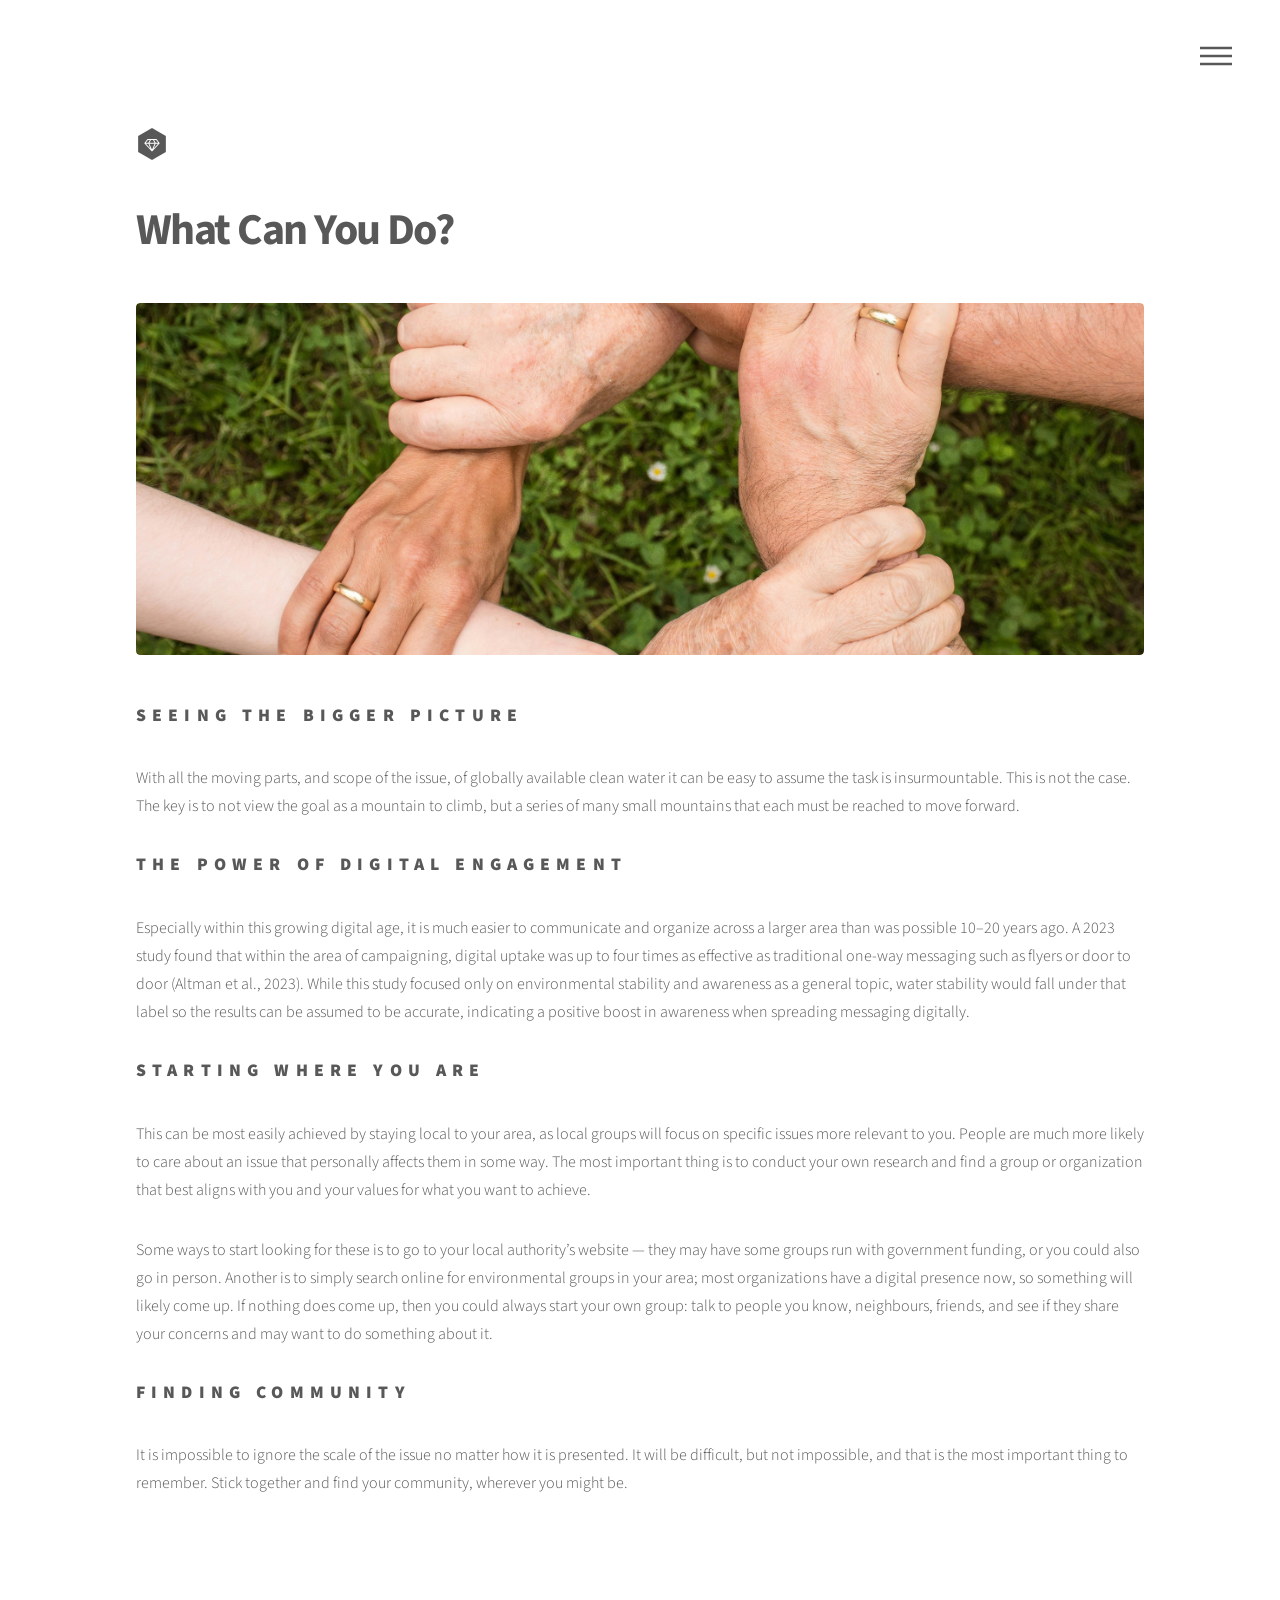
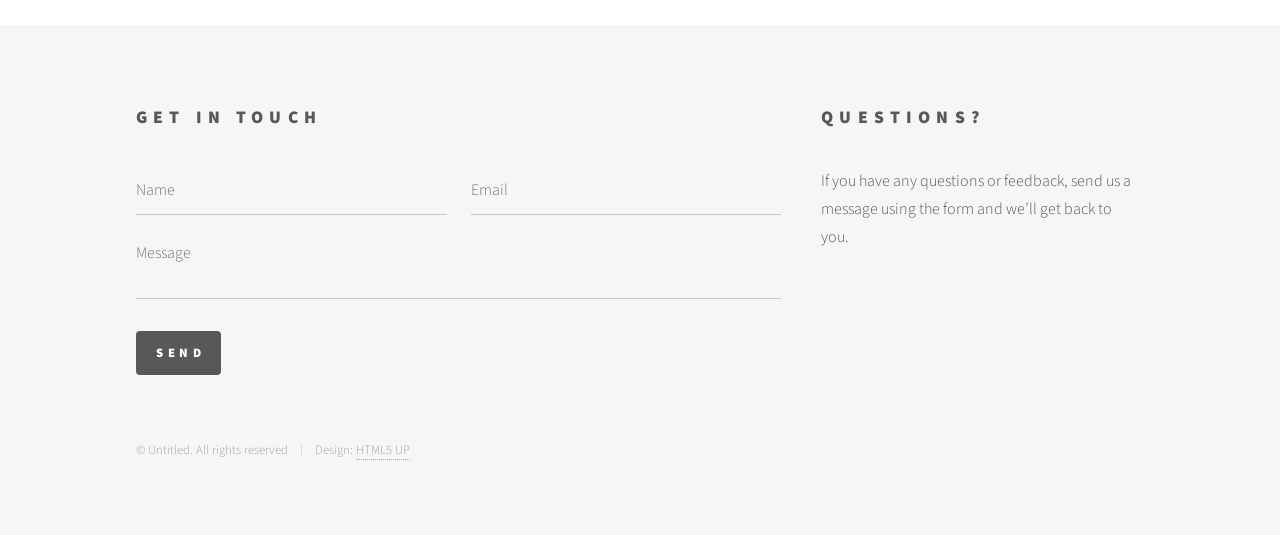
<file: Individuals.html>
<!DOCTYPE HTML>
<!--
	Phantom by HTML5 UP
	html5up.net | @ajlkn
	Free for personal and commercial use under the CCA 3.0 license (html5up.net/license)
-->
<html>
	<head>
		<title>Individuals</title>
		<meta charset="utf-8" />
		<meta name="viewport" content="width=device-width, initial-scale=1, user-scalable=no" />
		<link rel="stylesheet" href="assets/css/main.css" />
		<noscript><link rel="stylesheet" href="assets/css/noscript.css" /></noscript>
	</head>
	<body class="is-preload">
		<!-- Wrapper -->
			<div id="wrapper">

				<!-- Header -->
					<header id="header">
						<div class="inner">

							<!-- Logo -->
								<a href="index.html" class="logo">
									<span class="symbol"><img src="images/logo.svg" alt="" /></span>
								</a>

							<!-- Nav -->
								<nav>
									<ul>
										<li><a href="#menu">Menu</a></li>
									</ul>
								</nav>

						</div>
					</header>

				<!-- Menu -->
					<nav id="menu">
						<h2>Menu</h2>
						<ul>
							<li><a href="index.html">Home</a></li>
							<li><a href="Corporations.html">Corporate actions</a></li>
							<li><a href="Governments.html">Governmental actions</a></li>
							<li><a href="Individuals.html">What can you do?</a></li>
							<li><a href="Ngos.html">NGOs</a></li>
							<li><a href="Sources.html">Sources</a></li>
						</ul>
					</nav>

				<!-- Main -->
					<div id="main">
						<div class="inner">
							<h1>What Can You Do?</h1>
							<span class="image main cropped-blur"><img src="images/pexels-pixabay-461049.jpg" alt="" /></span>

							<section>
								<h2>Seeing the bigger picture</h2>
								<p>With all the moving parts, and scope of the issue, of globally available clean water it can be easy to assume the task is insurmountable. This is not the case. The key is to not view the goal as a mountain to climb, but a series of many small mountains that each must be reached to move forward.</p>
							</section>

							<section>
								<h2>The power of digital engagement</h2>
								<p>Especially within this growing digital age, it is much easier to communicate and organize across a larger area than was possible 10–20 years ago. A 2023 study found that within the area of campaigning, digital uptake was up to four times as effective as traditional one-way messaging such as flyers or door to door (Altman et al., 2023). While this study focused only on environmental stability and awareness as a general topic, water stability would fall under that label so the results can be assumed to be accurate, indicating a positive boost in awareness when spreading messaging digitally.</p>
							</section>

							<section>
								<h2>Starting where you are</h2>
								<p>This can be most easily achieved by staying local to your area, as local groups will focus on specific issues more relevant to you. People are much more likely to care about an issue that personally affects them in some way. The most important thing is to conduct your own research and find a group or organization that best aligns with you and your values for what you want to achieve.</p>
								<p>Some ways to start looking for these is to go to your local authority’s website — they may have some groups run with government funding, or you could also go in person. Another is to simply search online for environmental groups in your area; most organizations have a digital presence now, so something will likely come up. If nothing does come up, then you could always start your own group: talk to people you know, neighbours, friends, and see if they share your concerns and may want to do something about it.</p>
							</section>

							<section>
								<h2>Finding community</h2>
								<p>It is impossible to ignore the scale of the issue no matter how it is presented. It will be difficult, but not impossible, and that is the most important thing to remember. Stick together and find your community, wherever you might be.</p>
							</section>
						</div>
					</div>

				<!-- Footer -->
					<footer id="footer">
						<div class="inner">
							<section>
								<h2>Get in touch</h2>
								<form method="post" action="#">
									<div class="fields">
										<div class="field half">
											<input type="text" name="name" id="name" placeholder="Name" />
										</div>
										<div class="field half">
											<input type="email" name="email" id="email" placeholder="Email" />
										</div>
										<div class="field">
											<textarea name="message" id="message" placeholder="Message"></textarea>
										</div>
									</div>
									<ul class="actions">
										<li><input type="button" value="Send" class="primary" onclick="showContactMockMessage()" /></li>
									</ul>
								</form>
							</section>
							<section>
								<h2>Questions?</h2>
								<p>If you have any questions or feedback, send us a message using the form and we’ll get back to you.</p>
							</section>
							<ul class="copyright">
								<li>&copy; Untitled. All rights reserved</li><li>Design: <a href="http://html5up.net">HTML5 UP</a></li>
							</ul>
						</div>
					</footer>

			</div>

		<!-- Scripts -->
			<script src="assets/js/jquery.min.js"></script>
			<script src="assets/js/browser.min.js"></script>
			<script src="assets/js/breakpoints.min.js"></script>
			<script src="assets/js/util.js"></script>
			<script src="assets/js/main.js"></script>

	</body>
</html>
</file>
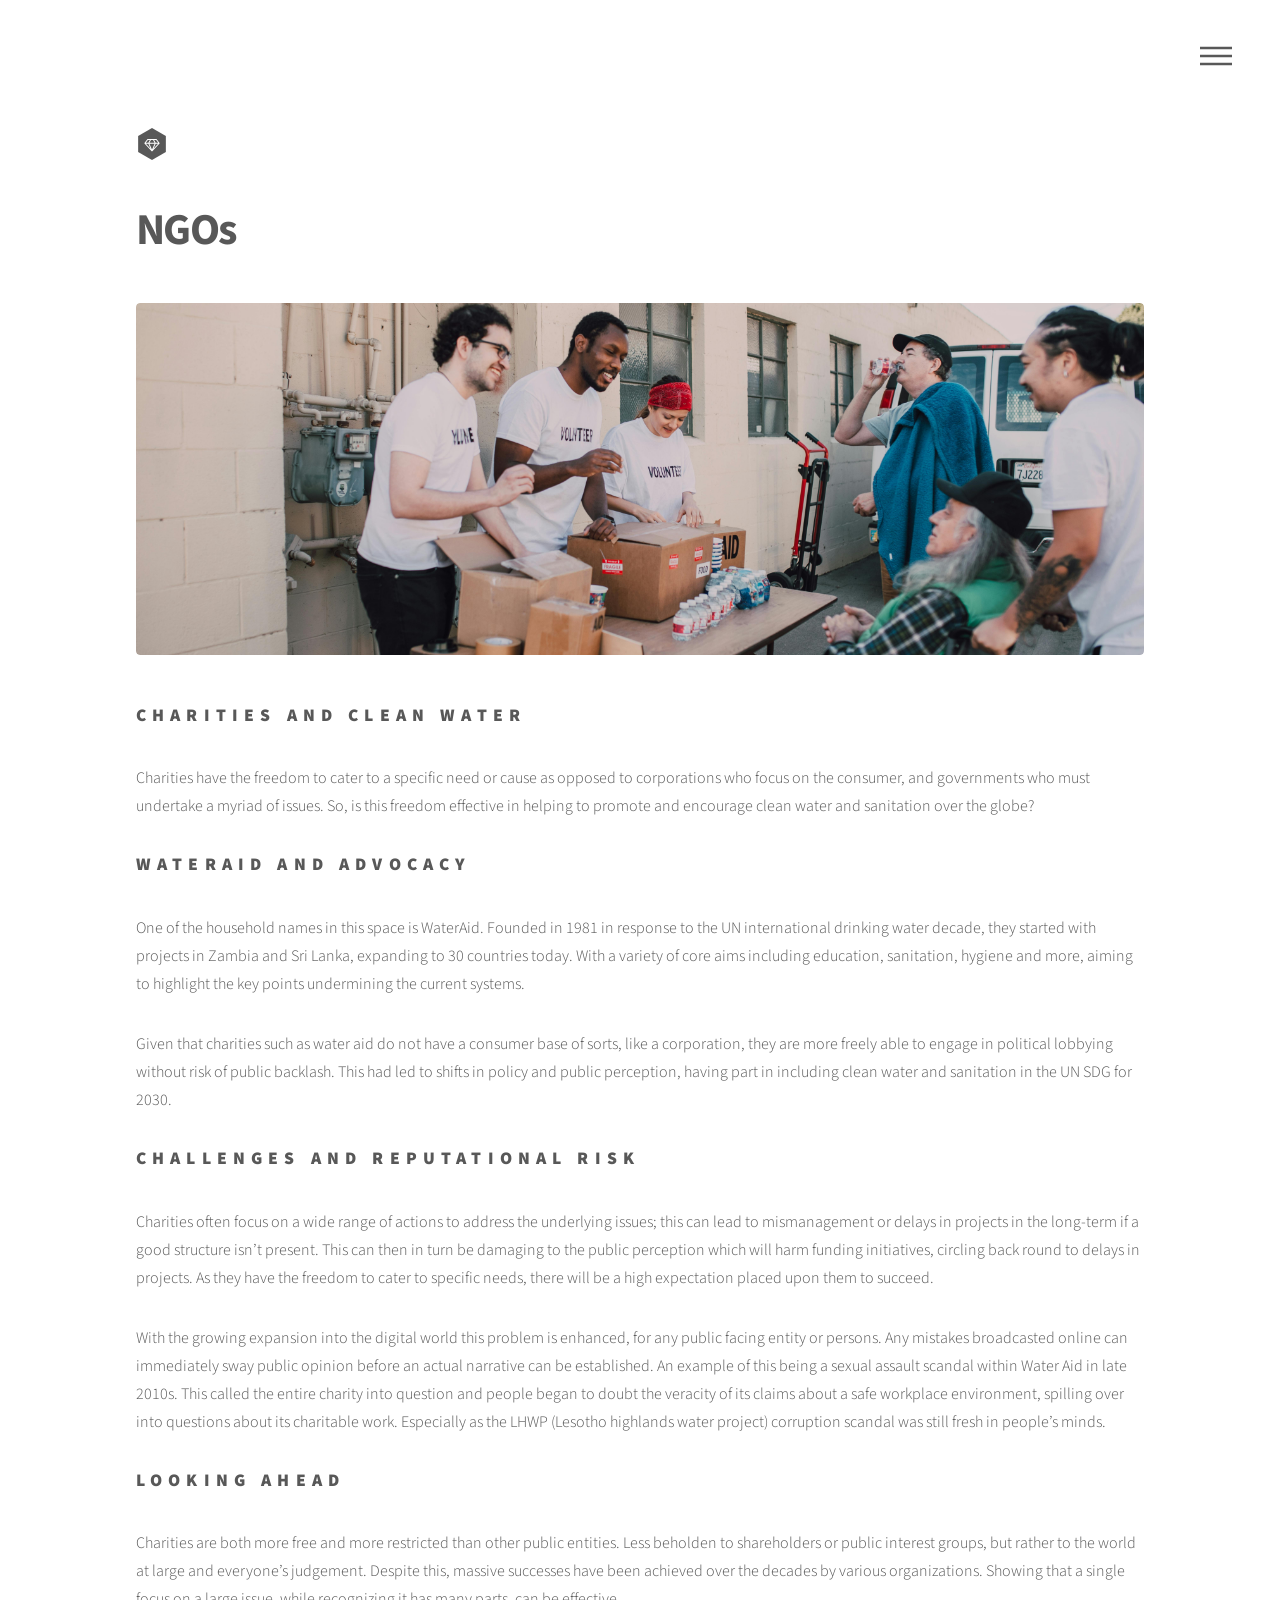
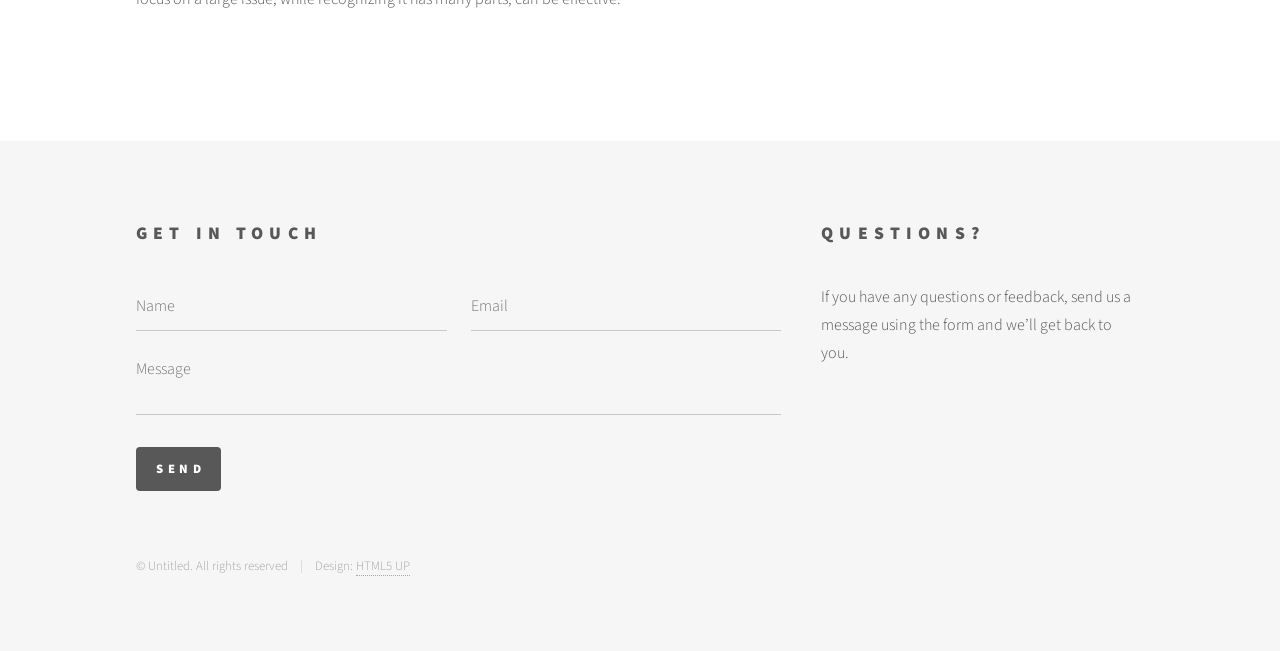
<file: Ngos.html>
<!DOCTYPE HTML>
<!--
	Phantom by HTML5 UP
	html5up.net | @ajlkn
	Free for personal and commercial use under the CCA 3.0 license (html5up.net/license)
-->
<html>
	<head>
		<title>NGOs</title>
		<meta charset="utf-8" />
		<meta name="viewport" content="width=device-width, initial-scale=1, user-scalable=no" />
		<link rel="stylesheet" href="assets/css/main.css" />
		<noscript><link rel="stylesheet" href="assets/css/noscript.css" /></noscript>
	</head>
	<body class="is-preload">
		<!-- Wrapper -->
			<div id="wrapper">

				<!-- Header -->
					<header id="header">
						<div class="inner">

							<!-- Logo -->
								<a href="index.html" class="logo">
									<span class="symbol"><img src="images/logo.svg" alt="" /></span>
								</a>

							<!-- Nav -->
								<nav>
									<ul>
										<li><a href="#menu">Menu</a></li>
									</ul>
								</nav>

						</div>
					</header>

				<!-- Menu -->
					<nav id="menu">
						<h2>Menu</h2>
						<ul>
							<li><a href="index.html">Home</a></li>
							<li><a href="Corporations.html">Corporate actions</a></li>
							<li><a href="Governments.html">Governmental actions</a></li>
							<li><a href="Individuals.html">What can you do?</a></li>
							<li><a href="Ngos.html">NGOs</a></li>
							<li><a href="Sources.html">Sources</a></li>
						</ul>
					</nav>

				<!-- Main -->
					<div id="main">
						<div class="inner">
							<h1>NGOs</h1>
							<span class="image main cropped-blur"><img src="images/pexels-rdne-6646967.jpg" alt="" /></span>

							<section>
								<h2>Charities and clean water</h2>
								<p>Charities have the freedom to cater to a specific need or cause as opposed to corporations who focus on the consumer, and governments who must undertake a myriad of issues. So, is this freedom effective in helping to promote and encourage clean water and sanitation over the globe?</p>
							</section>

							<section>
								<h2>WaterAid and advocacy</h2>
								<p>One of the household names in this space is WaterAid. Founded in 1981 in response to the UN international drinking water decade, they started with projects in Zambia and Sri Lanka, expanding to 30 countries today. With a variety of core aims including education, sanitation, hygiene and more, aiming to highlight the key points undermining the current systems.</p>
								<p>Given that charities such as water aid do not have a consumer base of sorts, like a corporation, they are more freely able to engage in political lobbying without risk of public backlash. This had led to shifts in policy and public perception, having part in including clean water and sanitation in the UN SDG for 2030.</p>
							</section>

							<section>
								<h2>Challenges and reputational risk</h2>
								<p>Charities often focus on a wide range of actions to address the underlying issues; this can lead to mismanagement or delays in projects in the long-term if a good structure isn’t present. This can then in turn be damaging to the public perception which will harm funding initiatives, circling back round to delays in projects. As they have the freedom to cater to specific needs, there will be a high expectation placed upon them to succeed.</p>
								<p>With the growing expansion into the digital world this problem is enhanced, for any public facing entity or persons. Any mistakes broadcasted online can immediately sway public opinion before an actual narrative can be established. An example of this being a sexual assault scandal within Water Aid in late 2010s. This called the entire charity into question and people began to doubt the veracity of its claims about a safe workplace environment, spilling over into questions about its charitable work. Especially as the LHWP (Lesotho highlands water project) corruption scandal was still fresh in people’s minds.</p>
							</section>

							<section>
								<h2>Looking ahead</h2>
								<p>Charities are both more free and more restricted than other public entities. Less beholden to shareholders or public interest groups, but rather to the world at large and everyone’s judgement. Despite this, massive successes have been achieved over the decades by various organizations. Showing that a single focus on a large issue, while recognizing it has many parts, can be effective.</p>
							</section>
						</div>
					</div>

				<!-- Footer -->
					<footer id="footer">
						<div class="inner">
							<section>
								<h2>Get in touch</h2>
								<form method="post" action="#">
									<div class="fields">
										<div class="field half">
											<input type="text" name="name" id="name" placeholder="Name" />
										</div>
										<div class="field half">
											<input type="email" name="email" id="email" placeholder="Email" />
										</div>
										<div class="field">
											<textarea name="message" id="message" placeholder="Message"></textarea>
										</div>
									</div>
									<ul class="actions">
										<li><input type="button" value="Send" class="primary" onclick="showContactMockMessage()" /></li>
									</ul>
								</form>
							</section>
							<section>
								<h2>Questions?</h2>
								<p>If you have any questions or feedback, send us a message using the form and we’ll get back to you.</p>
							</section>
							<ul class="copyright">
								<li>&copy; Untitled. All rights reserved</li><li>Design: <a href="http://html5up.net">HTML5 UP</a></li>
							</ul>
						</div>
					</footer>

			</div>

		<!-- Scripts -->
			<script src="assets/js/jquery.min.js"></script>
			<script src="assets/js/browser.min.js"></script>
			<script src="assets/js/breakpoints.min.js"></script>
			<script src="assets/js/util.js"></script>
			<script src="assets/js/main.js"></script>

	</body>
</html>
</file>
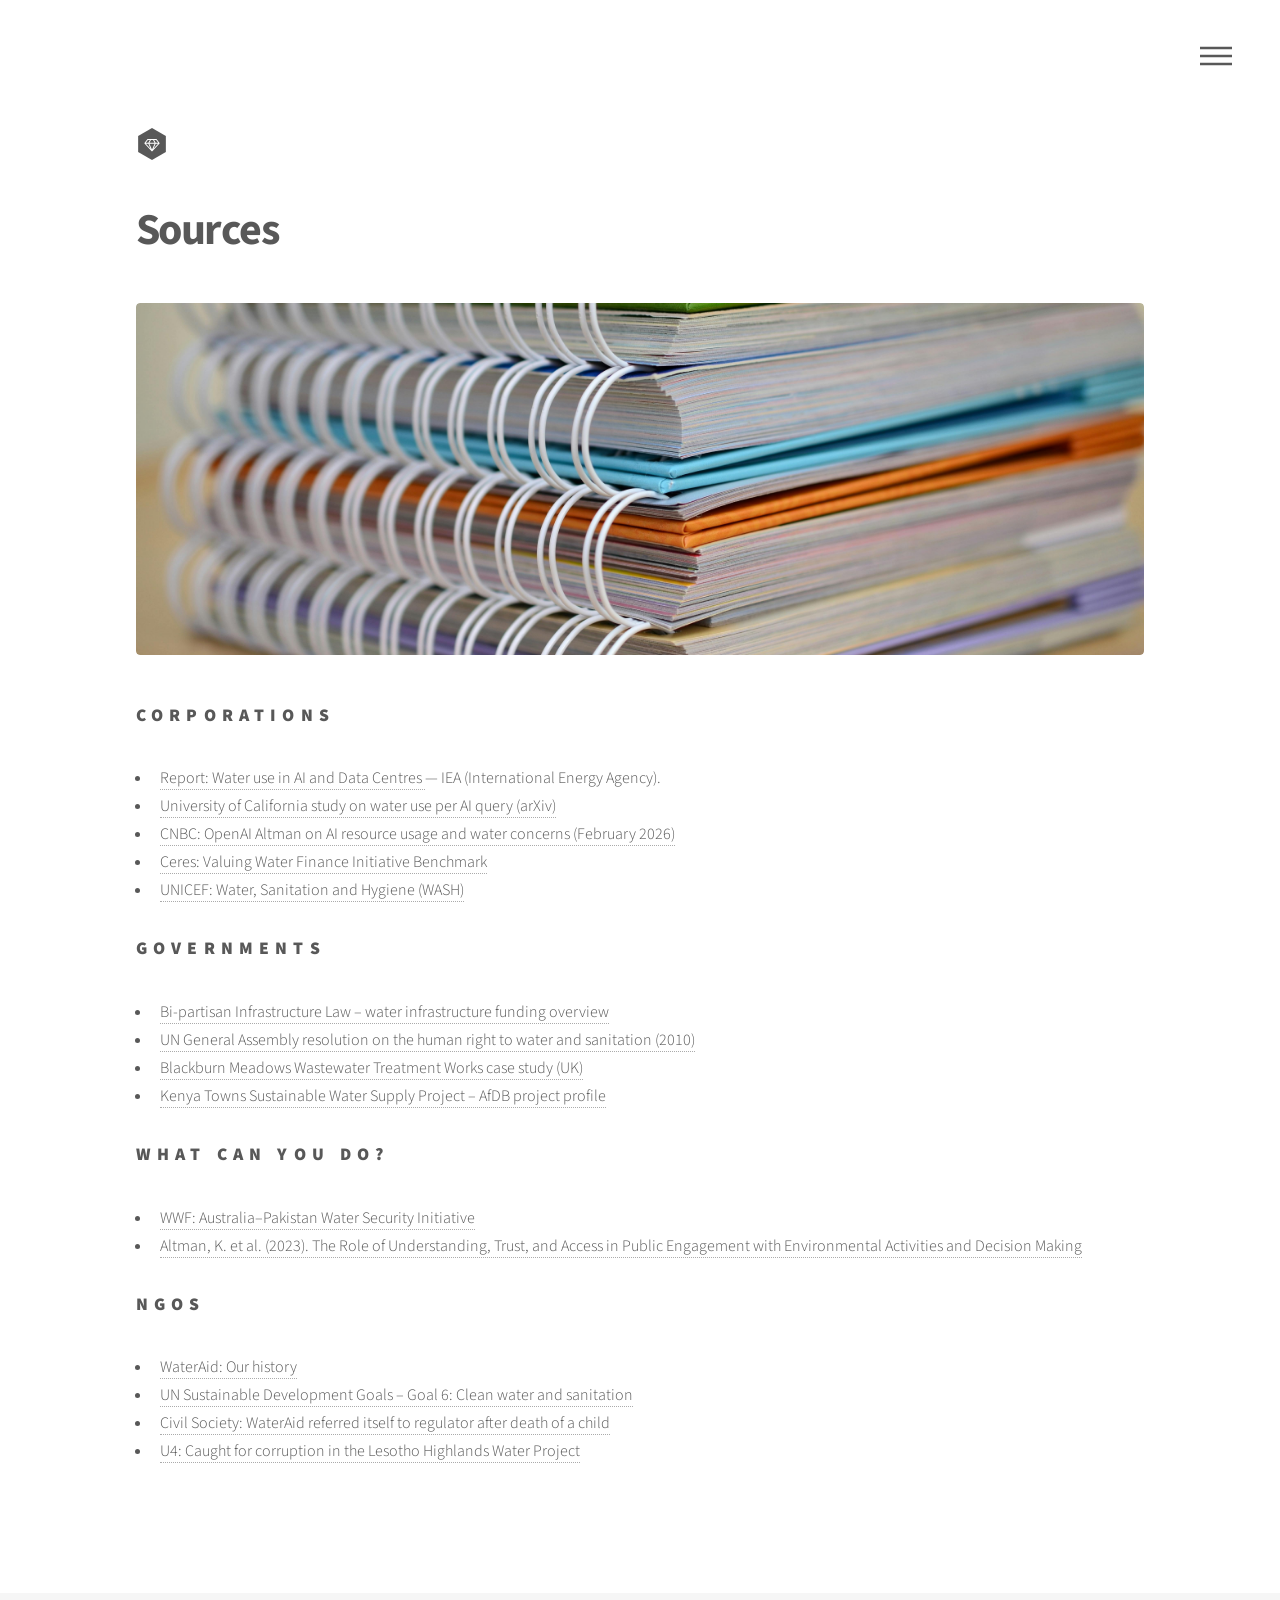
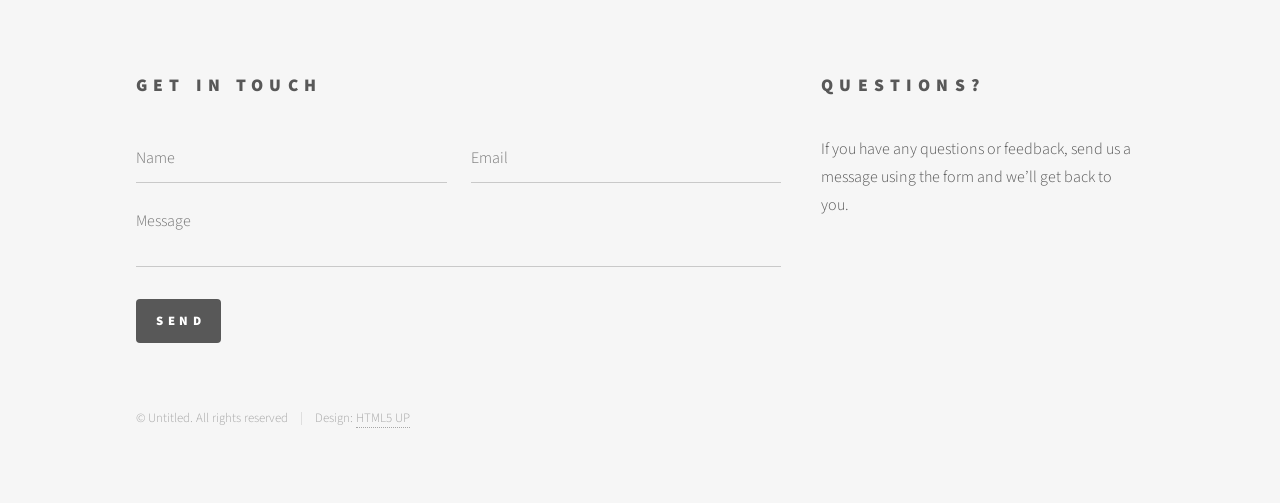
<file: Sources.html>
<!DOCTYPE HTML>
<!--
	Phantom by HTML5 UP
	html5up.net | @ajlkn
	Free for personal and commercial use under the CCA 3.0 license (html5up.net/license)
-->
<html>
	<head>
		<title>Sources</title>
		<meta charset="utf-8" />
		<meta name="viewport" content="width=device-width, initial-scale=1, user-scalable=no" />
		<link rel="stylesheet" href="assets/css/main.css" />
		<noscript><link rel="stylesheet" href="assets/css/noscript.css" /></noscript>
	</head>
	<body class="is-preload">
		<!-- Wrapper -->
			<div id="wrapper">

				<!-- Header -->
					<header id="header">
						<div class="inner">

							<!-- Logo -->
								<a href="index.html" class="logo">
									<span class="symbol"><img src="images/logo.svg" alt="" /></span>
								</a>

							<!-- Nav -->
								<nav>
									<ul>
										<li><a href="#menu">Menu</a></li>
									</ul>
								</nav>

						</div>
					</header>

				<!-- Menu -->
					<nav id="menu">
						<h2>Menu</h2>
						<ul>
							<li><a href="index.html">Home</a></li>
							<li><a href="Corporations.html">Corporate actions</a></li>
							<li><a href="Governments.html">Governmental actions</a></li>
							<li><a href="Individuals.html">What can you do?</a></li>
							<li><a href="Ngos.html">NGOs</a></li>
							<li><a href="Sources.html">Sources</a></li>
						</ul>
					</nav>

				<!-- Main -->
					<div id="main">
						<div class="inner">
							<h1>Sources</h1>
							<span class="image main cropped-blur"><img src="images/pexels-pixabay-272980.jpg" alt="" /></span>

							<section>
								<h2>Corporations</h2>
								<ul>
									<li>
										<a href="https://assets.publishing.service.gov.uk/media/688cb407dc6688ed50878367/Water_use_in_data_centre_and_AI_report.pdf">
											Report: Water use in AI and Data Centres
										</a>
										— IEA (International Energy Agency).
									</li>
									<li>
										<a href="https://arxiv.org/abs/2304.03271">
											University of California study on water use per AI query (arXiv)
										</a>
									</li>
									<li>
										<a href="https://www.cnbc.com/2026/02/23/openai-altman-defends-ai-resource-usage-water-concerns-fake-humans-use-energy-summit.html">
											CNBC: OpenAI Altman on AI resource usage and water concerns (February 2026)
										</a>
									</li>
									<li>
										<a href="https://www.ceres.org/water/valuing-water-finance-initiative/benchmark">
											Ceres: Valuing Water Finance Initiative Benchmark
										</a>
									</li>
									<li>
										<a href="https://www.unicef.org/water-sanitation-and-hygiene-wash">
											UNICEF: Water, Sanitation and Hygiene (WASH)
										</a>
									</li>
								</ul>
							</section>

							<section>
								<h2>Governments</h2>
								<ul>
									<li>
										<a href="https://www.epw.senate.gov/public/index.cfm/bipartisan-infrastructure-law">
											Bi-partisan Infrastructure Law – water infrastructure funding overview
										</a>
									</li>
									<li>
										<a href="https://press.un.org/en/2010/ga10967.doc.htm">
											UN General Assembly resolution on the human right to water and sanitation (2010)
										</a>
									</li>
									<li>
										<a href="https://waterprojectsonline.com/case-studies/blackburn-meadows-wwtw-2025/">
											Blackburn Meadows Wastewater Treatment Works case study (UK)
										</a>
									</li>
									<li>
										<a href="https://mapafrica.afdb.org/en/projects/46002-P-KE-E00-011">
											Kenya Towns Sustainable Water Supply Project – AfDB project profile
										</a>
									</li>
								</ul>
							</section>

							<section>
								<h2>What can you do?</h2>
								<ul>
									<li>
										<a href="https://www.wwfpak.org/our_work_/water_/australia_pakistan_water_security_initiative_/">
											WWF: Australia–Pakistan Water Security Initiative
										</a>
									</li>
									<li>
										<a href="https://doi.org/10.1007/s00267-023-01803-2">
											Altman, K. et al. (2023). The Role of Understanding, Trust, and Access in Public Engagement with Environmental Activities and Decision Making
										</a>
									</li>
								</ul>
							</section>

							<section>
								<h2>NGOs</h2>
								<ul>
									<li>
										<a href="https://www.wateraid.org/uk/our-work/our-history">
											WaterAid: Our history
										</a>
									</li>
									<li>
										<a href="https://sdgs.un.org/goals/goal6">
											UN Sustainable Development Goals – Goal 6: Clean water and sanitation
										</a>
									</li>
									<li>
										<a href="https://www.civilsociety.co.uk/news/wateraid-referred-itself-to-regulator-after-death-of-a-child.html">
											Civil Society: WaterAid referred itself to regulator after death of a child
										</a>
									</li>
									<li>
										<a href="https://www.u4.no/caught-for-corruption-in-the-lesotho-highlands-water-project">
											U4: Caught for corruption in the Lesotho Highlands Water Project
										</a>
									</li>
								</ul>
							</section>
						</div>
					</div>

				<!-- Footer -->
					<footer id="footer">
						<div class="inner">
							<section>
								<h2>Get in touch</h2>
								<form method="post" action="#">
									<div class="fields">
										<div class="field half">
											<input type="text" name="name" id="name" placeholder="Name" />
										</div>
										<div class="field half">
											<input type="email" name="email" id="email" placeholder="Email" />
										</div>
										<div class="field">
											<textarea name="message" id="message" placeholder="Message"></textarea>
										</div>
									</div>
									<ul class="actions">
										<li><input type="button" value="Send" class="primary" onclick="showContactMockMessage()" /></li>
									</ul>
								</form>
							</section>
							<section>
								<h2>Questions?</h2>
								<p>If you have any questions or feedback, send us a message using the form and we’ll get back to you.</p>
							</section>
							<ul class="copyright">
								<li>&copy; Untitled. All rights reserved</li><li>Design: <a href="http://html5up.net">HTML5 UP</a></li>
							</ul>
						</div>
					</footer>

			</div>

		<!-- Scripts -->
			<script src="assets/js/jquery.min.js"></script>
			<script src="assets/js/browser.min.js"></script>
			<script src="assets/js/breakpoints.min.js"></script>
			<script src="assets/js/util.js"></script>
			<script src="assets/js/main.js"></script>

	</body>
</html>
</file>
<file: assets/css/noscript.css>
/*
	Phantom by HTML5 UP
	html5up.net | @ajlkn
	Free for personal and commercial use under the CCA 3.0 license (html5up.net/license)
*/

/* Tiles */

	body.is-preload .tiles article {
		-moz-transform: none;
		-webkit-transform: none;
		-ms-transform: none;
		transform: none;
		opacity: 1;
	}
</file>
<file: assets/css/main.css>
@import url(fontawesome-all.min.css);
@import url("https://fonts.googleapis.com/css?family=Source+Sans+Pro:300,700,900");

/*
	Phantom by HTML5 UP
	html5up.net | @ajlkn
	Free for personal and commercial use under the CCA 3.0 license (html5up.net/license)
*/

html, body, div, span, applet, object,
iframe, h1, h2, h3, h4, h5, h6, p, blockquote,
pre, a, abbr, acronym, address, big, cite,
code, del, dfn, em, img, ins, kbd, q, s, samp,
small, strike, strong, sub, sup, tt, var, b,
u, i, center, dl, dt, dd, ol, ul, li, fieldset,
form, label, legend, table, caption, tbody,
tfoot, thead, tr, th, td, article, aside,
canvas, details, embed, figure, figcaption,
footer, header, hgroup, menu, nav, output, ruby,
section, summary, time, mark, audio, video {
	margin: 0;
	padding: 0;
	border: 0;
	font-size: 100%;
	font: inherit;
	vertical-align: baseline;}

article, aside, details, figcaption, figure,
footer, header, hgroup, menu, nav, section {
	display: block;}

body {
	line-height: 1;
}

ol, ul {
	list-style: none;
}

blockquote, q {
	quotes: none;
}

	blockquote:before, blockquote:after, q:before, q:after {
		content: '';
		content: none;
	}

table {
	border-collapse: collapse;
	border-spacing: 0;
}

body {
	-webkit-text-size-adjust: none;
}

mark {
	background-color: transparent;
	color: inherit;
}

input::-moz-focus-inner {
	border: 0;
	padding: 0;
}

input, select, textarea {
	-moz-appearance: none;
	-webkit-appearance: none;
	-ms-appearance: none;
	appearance: none;
}

/* Basic */

	@-ms-viewport {
		width: device-width;
	}

	body {
		-ms-overflow-style: scrollbar;
	}

	@media screen and (max-width: 480px) {

		html, body {
			min-width: 320px;
		}

	}

	html {
		box-sizing: border-box;
	}

	*, *:before, *:after {
		box-sizing: inherit;
	}

	body {
		background: #ffffff;
	}

		body.is-preload *, body.is-preload *:before, body.is-preload *:after {
			-moz-animation: none !important;
			-webkit-animation: none !important;
			-ms-animation: none !important;
			animation: none !important;
			-moz-transition: none !important;
			-webkit-transition: none !important;
			-ms-transition: none !important;
			transition: none !important;
		}

/* Type */

	body, input, select, textarea {
		color: #585858;
		font-family: "Source Sans Pro", Helvetica, sans-serif;
		font-size: 16pt;
		font-weight: 300;
		line-height: 1.75;
	}

		@media screen and (max-width: 1680px) {

			body, input, select, textarea {
				font-size: 14pt;
			}

		}

		@media screen and (max-width: 1280px) {

			body, input, select, textarea {
				font-size: 12pt;
			}

		}

	a {
		-moz-transition: border-bottom-color 0.2s ease, color 0.2s ease;
		-webkit-transition: border-bottom-color 0.2s ease, color 0.2s ease;
		-ms-transition: border-bottom-color 0.2s ease, color 0.2s ease;
		transition: border-bottom-color 0.2s ease, color 0.2s ease;
		text-decoration: none;
		color: #585858;
		border-bottom: dotted 1px rgba(88, 88, 88, 0.5);
	}

		a:hover {
			border-bottom-color: transparent;
			color: #f2849e !important;
		}

	strong, b {
		font-weight: 900;
	}

	em, i {
		font-style: italic;
	}

	p {
		margin: 0 0 2em 0;
	}

	h1 {
		font-size: 2.75em;
		font-weight: 700;
		line-height: 1.3;
		margin: 0 0 1em 0;
		letter-spacing: -0.035em;
	}

		h1 a {
			color: inherit;
		}

		@media screen and (max-width: 736px) {

			h1 {
				font-size: 2em;
				margin: 0 0 1em 0;
			}

		}

		@media screen and (max-width: 360px) {

			h1 {
				font-size: 1.75em;
			}

		}

	h2, h3, h4, h5, h6 {
		font-weight: 900;
		line-height: 1.5;
		margin: 0 0 2em 0;
		text-transform: uppercase;
		letter-spacing: 0.35em;
	}

		h2 a, h3 a, h4 a, h5 a, h6 a {
			color: inherit;
		}

	h2 {
		font-size: 1.1em;
	}

	h3 {
		font-size: 1em;
	}

	h4 {
		font-size: 0.8em;
	}

	h5 {
		font-size: 0.8em;
	}

	h6 {
		font-size: 0.8em;
	}

	@media screen and (max-width: 980px) {

		h1 br, h2 br, h3 br, h4 br, h5 br, h6 br {
			display: none;
		}

	}

	@media screen and (max-width: 736px) {

		h2 {
			font-size: 1em;
		}

		h3 {
			font-size: 0.8em;
		}

	}

	sub {
		font-size: 0.8em;
		position: relative;
		top: 0.5em;
	}

	sup {
		font-size: 0.8em;
		position: relative;
		top: -0.5em;
	}

	blockquote {
		border-left: solid 4px #c9c9c9;
		font-style: italic;
		margin: 0 0 2em 0;
		padding: 0.5em 0 0.5em 2em;
	}

	code {
		background: rgba(144, 144, 144, 0.075);
		border-radius: 4px;
		border: solid 1px #c9c9c9;
		font-family: "Courier New", monospace;
		font-size: 0.9em;
		margin: 0 0.25em;
		padding: 0.25em 0.65em;
	}

	pre {
		-webkit-overflow-scrolling: touch;
		font-family: "Courier New", monospace;
		font-size: 0.9em;
		margin: 0 0 2em 0;
	}

		pre code {
			display: block;
			line-height: 1.75;
			padding: 1em 1.5em;
			overflow-x: auto;
		}

	hr {
		border: 0;
		border-bottom: solid 1px #c9c9c9;
		margin: 2em 0;
	}

		hr.major {
			margin: 3em 0;
		}

	.align-left {
		text-align: left;
	}

	.align-center {
		text-align: center;
	}

	.align-right {
		text-align: right;
	}

/* Row */

	.row {
		display: flex;
		flex-wrap: wrap;
		box-sizing: border-box;
		align-items: stretch;
	}

		.row > * {
			box-sizing: border-box;
		}

		.row.gtr-uniform > * > :last-child {
			margin-bottom: 0;
		}

		.row.aln-left {
			justify-content: flex-start;
		}

		.row.aln-center {
			justify-content: center;
		}

		.row.aln-right {
			justify-content: flex-end;
		}

		.row.aln-top {
			align-items: flex-start;
		}

		.row.aln-middle {
			align-items: center;
		}

		.row.aln-bottom {
			align-items: flex-end;
		}

		.row > .imp {
			order: -1;
		}

		.row > .col-1 {
			width: 8.33333%;
		}

		.row > .off-1 {
			margin-left: 8.33333%;
		}

		.row > .col-2 {
			width: 16.66667%;
		}

		.row > .off-2 {
			margin-left: 16.66667%;
		}

		.row > .col-3 {
			width: 25%;
		}

		.row > .off-3 {
			margin-left: 25%;
		}

		.row > .col-4 {
			width: 33.33333%;
		}

		.row > .off-4 {
			margin-left: 33.33333%;
		}

		.row > .col-5 {
			width: 41.66667%;
		}

		.row > .off-5 {
			margin-left: 41.66667%;
		}

		.row > .col-6 {
			width: 50%;
		}

		.row > .off-6 {
			margin-left: 50%;
		}

		.row > .col-7 {
			width: 58.33333%;
		}

		.row > .off-7 {
			margin-left: 58.33333%;
		}

		.row > .col-8 {
			width: 66.66667%;
		}

		.row > .off-8 {
			margin-left: 66.66667%;
		}

		.row > .col-9 {
			width: 75%;
		}

		.row > .off-9 {
			margin-left: 75%;
		}

		.row > .col-10 {
			width: 83.33333%;
		}

		.row > .off-10 {
			margin-left: 83.33333%;
		}

		.row > .col-11 {
			width: 91.66667%;
		}

		.row > .off-11 {
			margin-left: 91.66667%;
		}

		.row > .col-12 {
			width: 100%;
		}

		.row > .off-12 {
			margin-left: 100%;
		}

		.row.gtr-0 {
			margin-top: 0;
			margin-left: 0em;
		}

			.row.gtr-0 > * {
				padding: 0 0 0 0em;
			}

			.row.gtr-0.gtr-uniform {
				margin-top: 0em;
			}

				.row.gtr-0.gtr-uniform > * {
					padding-top: 0em;
				}

		.row.gtr-25 {
			margin-top: 0;
			margin-left: -0.5em;
		}

			.row.gtr-25 > * {
				padding: 0 0 0 0.5em;
			}

			.row.gtr-25.gtr-uniform {
				margin-top: -0.5em;
			}

				.row.gtr-25.gtr-uniform > * {
					padding-top: 0.5em;
				}

		.row.gtr-50 {
			margin-top: 0;
			margin-left: -1em;
		}

			.row.gtr-50 > * {
				padding: 0 0 0 1em;
			}

			.row.gtr-50.gtr-uniform {
				margin-top: -1em;
			}

				.row.gtr-50.gtr-uniform > * {
					padding-top: 1em;
				}

		.row {
			margin-top: 0;
			margin-left: -2em;
		}

			.row > * {
				padding: 0 0 0 2em;
			}

			.row.gtr-uniform {
				margin-top: -2em;
			}

				.row.gtr-uniform > * {
					padding-top: 2em;
				}

		.row.gtr-150 {
			margin-top: 0;
			margin-left: -3em;
		}

			.row.gtr-150 > * {
				padding: 0 0 0 3em;
			}

			.row.gtr-150.gtr-uniform {
				margin-top: -3em;
			}

				.row.gtr-150.gtr-uniform > * {
					padding-top: 3em;
				}

		.row.gtr-200 {
			margin-top: 0;
			margin-left: -4em;
		}

			.row.gtr-200 > * {
				padding: 0 0 0 4em;
			}

			.row.gtr-200.gtr-uniform {
				margin-top: -4em;
			}

				.row.gtr-200.gtr-uniform > * {
					padding-top: 4em;
				}

		@media screen and (max-width: 1680px) {

			.row {
				display: flex;
				flex-wrap: wrap;
				box-sizing: border-box;
				align-items: stretch;
			}

				.row > * {
					box-sizing: border-box;
				}

				.row.gtr-uniform > * > :last-child {
					margin-bottom: 0;
				}

				.row.aln-left {
					justify-content: flex-start;
				}

				.row.aln-center {
					justify-content: center;
				}

				.row.aln-right {
					justify-content: flex-end;
				}

				.row.aln-top {
					align-items: flex-start;
				}

				.row.aln-middle {
					align-items: center;
				}

				.row.aln-bottom {
					align-items: flex-end;
				}

				.row > .imp-xlarge {
					order: -1;
				}

				.row > .col-1-xlarge {
					width: 8.33333%;
				}

				.row > .off-1-xlarge {
					margin-left: 8.33333%;
				}

				.row > .col-2-xlarge {
					width: 16.66667%;
				}

				.row > .off-2-xlarge {
					margin-left: 16.66667%;
				}

				.row > .col-3-xlarge {
					width: 25%;
				}

				.row > .off-3-xlarge {
					margin-left: 25%;
				}

				.row > .col-4-xlarge {
					width: 33.33333%;
				}

				.row > .off-4-xlarge {
					margin-left: 33.33333%;
				}

				.row > .col-5-xlarge {
					width: 41.66667%;
				}

				.row > .off-5-xlarge {
					margin-left: 41.66667%;
				}

				.row > .col-6-xlarge {
					width: 50%;
				}

				.row > .off-6-xlarge {
					margin-left: 50%;
				}

				.row > .col-7-xlarge {
					width: 58.33333%;
				}

				.row > .off-7-xlarge {
					margin-left: 58.33333%;
				}

				.row > .col-8-xlarge {
					width: 66.66667%;
				}

				.row > .off-8-xlarge {
					margin-left: 66.66667%;
				}

				.row > .col-9-xlarge {
					width: 75%;
				}

				.row > .off-9-xlarge {
					margin-left: 75%;
				}

				.row > .col-10-xlarge {
					width: 83.33333%;
				}

				.row > .off-10-xlarge {
					margin-left: 83.33333%;
				}

				.row > .col-11-xlarge {
					width: 91.66667%;
				}

				.row > .off-11-xlarge {
					margin-left: 91.66667%;
				}

				.row > .col-12-xlarge {
					width: 100%;
				}

				.row > .off-12-xlarge {
					margin-left: 100%;
				}

				.row.gtr-0 {
					margin-top: 0;
					margin-left: 0em;
				}

					.row.gtr-0 > * {
						padding: 0 0 0 0em;
					}

					.row.gtr-0.gtr-uniform {
						margin-top: 0em;
					}

						.row.gtr-0.gtr-uniform > * {
							padding-top: 0em;
						}

				.row.gtr-25 {
					margin-top: 0;
					margin-left: -0.5em;
				}

					.row.gtr-25 > * {
						padding: 0 0 0 0.5em;
					}

					.row.gtr-25.gtr-uniform {
						margin-top: -0.5em;
					}

						.row.gtr-25.gtr-uniform > * {
							padding-top: 0.5em;
						}

				.row.gtr-50 {
					margin-top: 0;
					margin-left: -1em;
				}

					.row.gtr-50 > * {
						padding: 0 0 0 1em;
					}

					.row.gtr-50.gtr-uniform {
						margin-top: -1em;
					}

						.row.gtr-50.gtr-uniform > * {
							padding-top: 1em;
						}

				.row {
					margin-top: 0;
					margin-left: -2em;
				}

					.row > * {
						padding: 0 0 0 2em;
					}

					.row.gtr-uniform {
						margin-top: -2em;
					}

						.row.gtr-uniform > * {
							padding-top: 2em;
						}

				.row.gtr-150 {
					margin-top: 0;
					margin-left: -3em;
				}

					.row.gtr-150 > * {
						padding: 0 0 0 3em;
					}

					.row.gtr-150.gtr-uniform {
						margin-top: -3em;
					}

						.row.gtr-150.gtr-uniform > * {
							padding-top: 3em;
						}

				.row.gtr-200 {
					margin-top: 0;
					margin-left: -4em;
				}

					.row.gtr-200 > * {
						padding: 0 0 0 4em;
					}

					.row.gtr-200.gtr-uniform {
						margin-top: -4em;
					}

						.row.gtr-200.gtr-uniform > * {
							padding-top: 4em;
						}

		}

		@media screen and (max-width: 1280px) {

			.row {
				display: flex;
				flex-wrap: wrap;
				box-sizing: border-box;
				align-items: stretch;
			}

				.row > * {
					box-sizing: border-box;
				}

				.row.gtr-uniform > * > :last-child {
					margin-bottom: 0;
				}

				.row.aln-left {
					justify-content: flex-start;
				}

				.row.aln-center {
					justify-content: center;
				}

				.row.aln-right {
					justify-content: flex-end;
				}

				.row.aln-top {
					align-items: flex-start;
				}

				.row.aln-middle {
					align-items: center;
				}

				.row.aln-bottom {
					align-items: flex-end;
				}

				.row > .imp-large {
					order: -1;
				}

				.row > .col-1-large {
					width: 8.33333%;
				}

				.row > .off-1-large {
					margin-left: 8.33333%;
				}

				.row > .col-2-large {
					width: 16.66667%;
				}

				.row > .off-2-large {
					margin-left: 16.66667%;
				}

				.row > .col-3-large {
					width: 25%;
				}

				.row > .off-3-large {
					margin-left: 25%;
				}

				.row > .col-4-large {
					width: 33.33333%;
				}

				.row > .off-4-large {
					margin-left: 33.33333%;
				}

				.row > .col-5-large {
					width: 41.66667%;
				}

				.row > .off-5-large {
					margin-left: 41.66667%;
				}

				.row > .col-6-large {
					width: 50%;
				}

				.row > .off-6-large {
					margin-left: 50%;
				}

				.row > .col-7-large {
					width: 58.33333%;
				}

				.row > .off-7-large {
					margin-left: 58.33333%;
				}

				.row > .col-8-large {
					width: 66.66667%;
				}

				.row > .off-8-large {
					margin-left: 66.66667%;
				}

				.row > .col-9-large {
					width: 75%;
				}

				.row > .off-9-large {
					margin-left: 75%;
				}

				.row > .col-10-large {
					width: 83.33333%;
				}

				.row > .off-10-large {
					margin-left: 83.33333%;
				}

				.row > .col-11-large {
					width: 91.66667%;
				}

				.row > .off-11-large {
					margin-left: 91.66667%;
				}

				.row > .col-12-large {
					width: 100%;
				}

				.row > .off-12-large {
					margin-left: 100%;
				}

				.row.gtr-0 {
					margin-top: 0;
					margin-left: 0em;
				}

					.row.gtr-0 > * {
						padding: 0 0 0 0em;
					}

					.row.gtr-0.gtr-uniform {
						margin-top: 0em;
					}

						.row.gtr-0.gtr-uniform > * {
							padding-top: 0em;
						}

				.row.gtr-25 {
					margin-top: 0;
					margin-left: -0.5em;
				}

					.row.gtr-25 > * {
						padding: 0 0 0 0.5em;
					}

					.row.gtr-25.gtr-uniform {
						margin-top: -0.5em;
					}

						.row.gtr-25.gtr-uniform > * {
							padding-top: 0.5em;
						}

				.row.gtr-50 {
					margin-top: 0;
					margin-left: -1em;
				}

					.row.gtr-50 > * {
						padding: 0 0 0 1em;
					}

					.row.gtr-50.gtr-uniform {
						margin-top: -1em;
					}

						.row.gtr-50.gtr-uniform > * {
							padding-top: 1em;
						}

				.row {
					margin-top: 0;
					margin-left: -2em;
				}

					.row > * {
						padding: 0 0 0 2em;
					}

					.row.gtr-uniform {
						margin-top: -2em;
					}

						.row.gtr-uniform > * {
							padding-top: 2em;
						}

				.row.gtr-150 {
					margin-top: 0;
					margin-left: -3em;
				}

					.row.gtr-150 > * {
						padding: 0 0 0 3em;
					}

					.row.gtr-150.gtr-uniform {
						margin-top: -3em;
					}

						.row.gtr-150.gtr-uniform > * {
							padding-top: 3em;
						}

				.row.gtr-200 {
					margin-top: 0;
					margin-left: -4em;
				}

					.row.gtr-200 > * {
						padding: 0 0 0 4em;
					}

					.row.gtr-200.gtr-uniform {
						margin-top: -4em;
					}

						.row.gtr-200.gtr-uniform > * {
							padding-top: 4em;
						}

		}

		@media screen and (max-width: 980px) {

			.row {
				display: flex;
				flex-wrap: wrap;
				box-sizing: border-box;
				align-items: stretch;
			}

				.row > * {
					box-sizing: border-box;
				}

				.row.gtr-uniform > * > :last-child {
					margin-bottom: 0;
				}

				.row.aln-left {
					justify-content: flex-start;
				}

				.row.aln-center {
					justify-content: center;
				}

				.row.aln-right {
					justify-content: flex-end;
				}

				.row.aln-top {
					align-items: flex-start;
				}

				.row.aln-middle {
					align-items: center;
				}

				.row.aln-bottom {
					align-items: flex-end;
				}

				.row > .imp-medium {
					order: -1;
				}

				.row > .col-1-medium {
					width: 8.33333%;
				}

				.row > .off-1-medium {
					margin-left: 8.33333%;
				}

				.row > .col-2-medium {
					width: 16.66667%;
				}

				.row > .off-2-medium {
					margin-left: 16.66667%;
				}

				.row > .col-3-medium {
					width: 25%;
				}

				.row > .off-3-medium {
					margin-left: 25%;
				}

				.row > .col-4-medium {
					width: 33.33333%;
				}

				.row > .off-4-medium {
					margin-left: 33.33333%;
				}

				.row > .col-5-medium {
					width: 41.66667%;
				}

				.row > .off-5-medium {
					margin-left: 41.66667%;
				}

				.row > .col-6-medium {
					width: 50%;
				}

				.row > .off-6-medium {
					margin-left: 50%;
				}

				.row > .col-7-medium {
					width: 58.33333%;
				}

				.row > .off-7-medium {
					margin-left: 58.33333%;
				}

				.row > .col-8-medium {
					width: 66.66667%;
				}

				.row > .off-8-medium {
					margin-left: 66.66667%;
				}

				.row > .col-9-medium {
					width: 75%;
				}

				.row > .off-9-medium {
					margin-left: 75%;
				}

				.row > .col-10-medium {
					width: 83.33333%;
				}

				.row > .off-10-medium {
					margin-left: 83.33333%;
				}

				.row > .col-11-medium {
					width: 91.66667%;
				}

				.row > .off-11-medium {
					margin-left: 91.66667%;
				}

				.row > .col-12-medium {
					width: 100%;
				}

				.row > .off-12-medium {
					margin-left: 100%;
				}

				.row.gtr-0 {
					margin-top: 0;
					margin-left: 0em;
				}

					.row.gtr-0 > * {
						padding: 0 0 0 0em;
					}

					.row.gtr-0.gtr-uniform {
						margin-top: 0em;
					}

						.row.gtr-0.gtr-uniform > * {
							padding-top: 0em;
						}

				.row.gtr-25 {
					margin-top: 0;
					margin-left: -0.375em;
				}

					.row.gtr-25 > * {
						padding: 0 0 0 0.375em;
					}

					.row.gtr-25.gtr-uniform {
						margin-top: -0.375em;
					}

						.row.gtr-25.gtr-uniform > * {
							padding-top: 0.375em;
						}

				.row.gtr-50 {
					margin-top: 0;
					margin-left: -0.75em;
				}

					.row.gtr-50 > * {
						padding: 0 0 0 0.75em;
					}

					.row.gtr-50.gtr-uniform {
						margin-top: -0.75em;
					}

						.row.gtr-50.gtr-uniform > * {
							padding-top: 0.75em;
						}

				.row {
					margin-top: 0;
					margin-left: -1.5em;
				}

					.row > * {
						padding: 0 0 0 1.5em;
					}

					.row.gtr-uniform {
						margin-top: -1.5em;
					}

						.row.gtr-uniform > * {
							padding-top: 1.5em;
						}

				.row.gtr-150 {
					margin-top: 0;
					margin-left: -2.25em;
				}

					.row.gtr-150 > * {
						padding: 0 0 0 2.25em;
					}

					.row.gtr-150.gtr-uniform {
						margin-top: -2.25em;
					}

						.row.gtr-150.gtr-uniform > * {
							padding-top: 2.25em;
						}

				.row.gtr-200 {
					margin-top: 0;
					margin-left: -3em;
				}

					.row.gtr-200 > * {
						padding: 0 0 0 3em;
					}

					.row.gtr-200.gtr-uniform {
						margin-top: -3em;
					}

						.row.gtr-200.gtr-uniform > * {
							padding-top: 3em;
						}

		}

		@media screen and (max-width: 736px) {

			.row {
				display: flex;
				flex-wrap: wrap;
				box-sizing: border-box;
				align-items: stretch;
			}

				.row > * {
					box-sizing: border-box;
				}

				.row.gtr-uniform > * > :last-child {
					margin-bottom: 0;
				}

				.row.aln-left {
					justify-content: flex-start;
				}

				.row.aln-center {
					justify-content: center;
				}

				.row.aln-right {
					justify-content: flex-end;
				}

				.row.aln-top {
					align-items: flex-start;
				}

				.row.aln-middle {
					align-items: center;
				}

				.row.aln-bottom {
					align-items: flex-end;
				}

				.row > .imp-small {
					order: -1;
				}

				.row > .col-1-small {
					width: 8.33333%;
				}

				.row > .off-1-small {
					margin-left: 8.33333%;
				}

				.row > .col-2-small {
					width: 16.66667%;
				}

				.row > .off-2-small {
					margin-left: 16.66667%;
				}

				.row > .col-3-small {
					width: 25%;
				}

				.row > .off-3-small {
					margin-left: 25%;
				}

				.row > .col-4-small {
					width: 33.33333%;
				}

				.row > .off-4-small {
					margin-left: 33.33333%;
				}

				.row > .col-5-small {
					width: 41.66667%;
				}

				.row > .off-5-small {
					margin-left: 41.66667%;
				}

				.row > .col-6-small {
					width: 50%;
				}

				.row > .off-6-small {
					margin-left: 50%;
				}

				.row > .col-7-small {
					width: 58.33333%;
				}

				.row > .off-7-small {
					margin-left: 58.33333%;
				}

				.row > .col-8-small {
					width: 66.66667%;
				}

				.row > .off-8-small {
					margin-left: 66.66667%;
				}

				.row > .col-9-small {
					width: 75%;
				}

				.row > .off-9-small {
					margin-left: 75%;
				}

				.row > .col-10-small {
					width: 83.33333%;
				}

				.row > .off-10-small {
					margin-left: 83.33333%;
				}

				.row > .col-11-small {
					width: 91.66667%;
				}

				.row > .off-11-small {
					margin-left: 91.66667%;
				}

				.row > .col-12-small {
					width: 100%;
				}

				.row > .off-12-small {
					margin-left: 100%;
				}

				.row.gtr-0 {
					margin-top: 0;
					margin-left: 0em;
				}

					.row.gtr-0 > * {
						padding: 0 0 0 0em;
					}

					.row.gtr-0.gtr-uniform {
						margin-top: 0em;
					}

						.row.gtr-0.gtr-uniform > * {
							padding-top: 0em;
						}

				.row.gtr-25 {
					margin-top: 0;
					margin-left: -0.25em;
				}

					.row.gtr-25 > * {
						padding: 0 0 0 0.25em;
					}

					.row.gtr-25.gtr-uniform {
						margin-top: -0.25em;
					}

						.row.gtr-25.gtr-uniform > * {
							padding-top: 0.25em;
						}

				.row.gtr-50 {
					margin-top: 0;
					margin-left: -0.5em;
				}

					.row.gtr-50 > * {
						padding: 0 0 0 0.5em;
					}

					.row.gtr-50.gtr-uniform {
						margin-top: -0.5em;
					}

						.row.gtr-50.gtr-uniform > * {
							padding-top: 0.5em;
						}

				.row {
					margin-top: 0;
					margin-left: -1em;
				}

					.row > * {
						padding: 0 0 0 1em;
					}

					.row.gtr-uniform {
						margin-top: -1em;
					}

						.row.gtr-uniform > * {
							padding-top: 1em;
						}

				.row.gtr-150 {
					margin-top: 0;
					margin-left: -1.5em;
				}

					.row.gtr-150 > * {
						padding: 0 0 0 1.5em;
					}

					.row.gtr-150.gtr-uniform {
						margin-top: -1.5em;
					}

						.row.gtr-150.gtr-uniform > * {
							padding-top: 1.5em;
						}

				.row.gtr-200 {
					margin-top: 0;
					margin-left: -2em;
				}

					.row.gtr-200 > * {
						padding: 0 0 0 2em;
					}

					.row.gtr-200.gtr-uniform {
						margin-top: -2em;
					}

						.row.gtr-200.gtr-uniform > * {
							padding-top: 2em;
						}

		}

		@media screen and (max-width: 480px) {

			.row {
				display: flex;
				flex-wrap: wrap;
				box-sizing: border-box;
				align-items: stretch;
			}

				.row > * {
					box-sizing: border-box;
				}

				.row.gtr-uniform > * > :last-child {
					margin-bottom: 0;
				}

				.row.aln-left {
					justify-content: flex-start;
				}

				.row.aln-center {
					justify-content: center;
				}

				.row.aln-right {
					justify-content: flex-end;
				}

				.row.aln-top {
					align-items: flex-start;
				}

				.row.aln-middle {
					align-items: center;
				}

				.row.aln-bottom {
					align-items: flex-end;
				}

				.row > .imp-xsmall {
					order: -1;
				}

				.row > .col-1-xsmall {
					width: 8.33333%;
				}

				.row > .off-1-xsmall {
					margin-left: 8.33333%;
				}

				.row > .col-2-xsmall {
					width: 16.66667%;
				}

				.row > .off-2-xsmall {
					margin-left: 16.66667%;
				}

				.row > .col-3-xsmall {
					width: 25%;
				}

				.row > .off-3-xsmall {
					margin-left: 25%;
				}

				.row > .col-4-xsmall {
					width: 33.33333%;
				}

				.row > .off-4-xsmall {
					margin-left: 33.33333%;
				}

				.row > .col-5-xsmall {
					width: 41.66667%;
				}

				.row > .off-5-xsmall {
					margin-left: 41.66667%;
				}

				.row > .col-6-xsmall {
					width: 50%;
				}

				.row > .off-6-xsmall {
					margin-left: 50%;
				}

				.row > .col-7-xsmall {
					width: 58.33333%;
				}

				.row > .off-7-xsmall {
					margin-left: 58.33333%;
				}

				.row > .col-8-xsmall {
					width: 66.66667%;
				}

				.row > .off-8-xsmall {
					margin-left: 66.66667%;
				}

				.row > .col-9-xsmall {
					width: 75%;
				}

				.row > .off-9-xsmall {
					margin-left: 75%;
				}

				.row > .col-10-xsmall {
					width: 83.33333%;
				}

				.row > .off-10-xsmall {
					margin-left: 83.33333%;
				}

				.row > .col-11-xsmall {
					width: 91.66667%;
				}

				.row > .off-11-xsmall {
					margin-left: 91.66667%;
				}

				.row > .col-12-xsmall {
					width: 100%;
				}

				.row > .off-12-xsmall {
					margin-left: 100%;
				}

				.row.gtr-0 {
					margin-top: 0;
					margin-left: 0em;
				}

					.row.gtr-0 > * {
						padding: 0 0 0 0em;
					}

					.row.gtr-0.gtr-uniform {
						margin-top: 0em;
					}

						.row.gtr-0.gtr-uniform > * {
							padding-top: 0em;
						}

				.row.gtr-25 {
					margin-top: 0;
					margin-left: -0.25em;
				}

					.row.gtr-25 > * {
						padding: 0 0 0 0.25em;
					}

					.row.gtr-25.gtr-uniform {
						margin-top: -0.25em;
					}

						.row.gtr-25.gtr-uniform > * {
							padding-top: 0.25em;
						}

				.row.gtr-50 {
					margin-top: 0;
					margin-left: -0.5em;
				}

					.row.gtr-50 > * {
						padding: 0 0 0 0.5em;
					}

					.row.gtr-50.gtr-uniform {
						margin-top: -0.5em;
					}

						.row.gtr-50.gtr-uniform > * {
							padding-top: 0.5em;
						}

				.row {
					margin-top: 0;
					margin-left: -1em;
				}

					.row > * {
						padding: 0 0 0 1em;
					}

					.row.gtr-uniform {
						margin-top: -1em;
					}

						.row.gtr-uniform > * {
							padding-top: 1em;
						}

				.row.gtr-150 {
					margin-top: 0;
					margin-left: -1.5em;
				}

					.row.gtr-150 > * {
						padding: 0 0 0 1.5em;
					}

					.row.gtr-150.gtr-uniform {
						margin-top: -1.5em;
					}

						.row.gtr-150.gtr-uniform > * {
							padding-top: 1.5em;
						}

				.row.gtr-200 {
					margin-top: 0;
					margin-left: -2em;
				}

					.row.gtr-200 > * {
						padding: 0 0 0 2em;
					}

					.row.gtr-200.gtr-uniform {
						margin-top: -2em;
					}

						.row.gtr-200.gtr-uniform > * {
							padding-top: 2em;
						}

		}

/* Section/Article */

	section.special, article.special {
		text-align: center;
	}

	header p {
		margin-top: -1em;
	}

	@media screen and (max-width: 736px) {

		header p {
			margin-top: 0;
		}

	}

/* Icon */

	.icon {
		text-decoration: none;
		border-bottom: none;
		position: relative;
	}

		.icon:before {
			-moz-osx-font-smoothing: grayscale;
			-webkit-font-smoothing: antialiased;
			display: inline-block;
			font-style: normal;
			font-variant: normal;
			text-rendering: auto;
			line-height: 1;
			text-transform: none !important;
			font-family: 'Font Awesome 5 Free';
			font-weight: 400;
		}

		.icon > .label {
			display: none;
		}

		.icon:before {
			line-height: inherit;
		}

		.icon.solid:before {
			font-weight: 900;
		}

		.icon.brands:before {
			font-family: 'Font Awesome 5 Brands';
		}

		.icon.style2 {
			-moz-transition: background-color 0.2s ease-in-out, color 0.2s ease-in-out, border-color 0.2s ease-in-out;
			-webkit-transition: background-color 0.2s ease-in-out, color 0.2s ease-in-out, border-color 0.2s ease-in-out;
			-ms-transition: background-color 0.2s ease-in-out, color 0.2s ease-in-out, border-color 0.2s ease-in-out;
			transition: background-color 0.2s ease-in-out, color 0.2s ease-in-out, border-color 0.2s ease-in-out;
			background-color: transparent;
			border: solid 1px #c9c9c9;
			border-radius: 4px;
			width: 2.65em;
			height: 2.65em;
			display: inline-block;
			text-align: center;
			line-height: 2.65em;
			color: inherit;
		}

			.icon.style2:before {
				font-size: 1.1em;
			}

			.icon.style2:hover {
				color: #f2849e;
				border-color: #f2849e;
			}

			.icon.style2:active {
				background-color: rgba(242, 132, 158, 0.1);
			}

	.info-icon {
		margin-left: 0.5em;
		font-size: 0.9em;
		cursor: help;
	}

.water-usage-section {
	margin-bottom: 3em;
}

/* List */

	ol {
		list-style: decimal;
		margin: 0 0 2em 0;
		padding-left: 1.25em;
	}

		ol li {
			padding-left: 0.25em;
		}

	ul {
		list-style: disc;
		margin: 0 0 2em 0;
		padding-left: 1em;
	}

		ul li {
			padding-left: 0.5em;
		}

		ul.alt {
			list-style: none;
			padding-left: 0;
		}

			ul.alt li {
				border-top: solid 1px #c9c9c9;
				padding: 0.5em 0;
			}

				ul.alt li:first-child {
					border-top: 0;
					padding-top: 0;
				}

	dl {
		margin: 0 0 2em 0;
	}

		dl dt {
			display: block;
			font-weight: 900;
			margin: 0 0 1em 0;
		}

		dl dd {
			margin-left: 2em;
		}

/* Actions */

	ul.actions {
		display: -moz-flex;
		display: -webkit-flex;
		display: -ms-flex;
		display: flex;
		cursor: default;
		list-style: none;
		margin-left: -1em;
		padding-left: 0;
	}

		ul.actions li {
			padding: 0 0 0 1em;
			vertical-align: middle;
		}

		ul.actions.special {
			-moz-justify-content: center;
			-webkit-justify-content: center;
			-ms-justify-content: center;
			justify-content: center;
			width: 100%;
			margin-left: 0;
		}

			ul.actions.special li:first-child {
				padding-left: 0;
			}

		ul.actions.stacked {
			-moz-flex-direction: column;
			-webkit-flex-direction: column;
			-ms-flex-direction: column;
			flex-direction: column;
			margin-left: 0;
		}

			ul.actions.stacked li {
				padding: 1.3em 0 0 0;
			}

				ul.actions.stacked li:first-child {
					padding-top: 0;
				}

		ul.actions.fit {
			width: calc(100% + 1em);
		}

			ul.actions.fit li {
				-moz-flex-grow: 1;
				-webkit-flex-grow: 1;
				-ms-flex-grow: 1;
				flex-grow: 1;
				-moz-flex-shrink: 1;
				-webkit-flex-shrink: 1;
				-ms-flex-shrink: 1;
				flex-shrink: 1;
				width: 100%;
			}

				ul.actions.fit li > * {
					width: 100%;
				}

			ul.actions.fit.stacked {
				width: 100%;
			}

		@media screen and (max-width: 480px) {

			ul.actions:not(.fixed) {
				-moz-flex-direction: column;
				-webkit-flex-direction: column;
				-ms-flex-direction: column;
				flex-direction: column;
				margin-left: 0;
				width: 100% !important;
			}

				ul.actions:not(.fixed) li {
					-moz-flex-grow: 1;
					-webkit-flex-grow: 1;
					-ms-flex-grow: 1;
					flex-grow: 1;
					-moz-flex-shrink: 1;
					-webkit-flex-shrink: 1;
					-ms-flex-shrink: 1;
					flex-shrink: 1;
					padding: 1em 0 0 0;
					text-align: center;
					width: 100%;
				}

					ul.actions:not(.fixed) li > * {
						width: 100%;
					}

					ul.actions:not(.fixed) li:first-child {
						padding-top: 0;
					}

					ul.actions:not(.fixed) li input[type="submit"],
					ul.actions:not(.fixed) li input[type="reset"],
					ul.actions:not(.fixed) li input[type="button"],
					ul.actions:not(.fixed) li button,
					ul.actions:not(.fixed) li .button {
						width: 100%;
					}

						ul.actions:not(.fixed) li input[type="submit"].icon:before,
						ul.actions:not(.fixed) li input[type="reset"].icon:before,
						ul.actions:not(.fixed) li input[type="button"].icon:before,
						ul.actions:not(.fixed) li button.icon:before,
						ul.actions:not(.fixed) li .button.icon:before {
							margin-left: -0.5rem;
						}

		}

/* Icons */

	ul.icons {
		cursor: default;
		list-style: none;
		padding-left: 0;
		margin: -1em 0 2em -1em;
	}

		ul.icons li {
			display: inline-block;
			padding: 1em 0 0 1em;
		}

/* Form */

	form {
		margin: 0 0 2em 0;
		overflow-x: hidden;
	}

		form > :last-child {
			margin-bottom: 0;
		}

		form > .fields {
			display: -moz-flex;
			display: -webkit-flex;
			display: -ms-flex;
			display: flex;
			-moz-flex-wrap: wrap;
			-webkit-flex-wrap: wrap;
			-ms-flex-wrap: wrap;
			flex-wrap: wrap;
			width: calc(100% + 3em);
			margin: -1.5em 0 2em -1.5em;
		}

			form > .fields > .field {
				-moz-flex-grow: 0;
				-webkit-flex-grow: 0;
				-ms-flex-grow: 0;
				flex-grow: 0;
				-moz-flex-shrink: 0;
				-webkit-flex-shrink: 0;
				-ms-flex-shrink: 0;
				flex-shrink: 0;
				padding: 1.5em 0 0 1.5em;
				width: calc(100% - 1.5em);
			}

				form > .fields > .field.half {
					width: calc(50% - 0.75em);
				}

				form > .fields > .field.third {
					width: calc(100%/3 - 0.5em);
				}

				form > .fields > .field.quarter {
					width: calc(25% - 0.375em);
				}

		@media screen and (max-width: 480px) {

			form > .fields {
				width: calc(100% + 3em);
				margin: -1.5em 0 2em -1.5em;
			}

				form > .fields > .field {
					padding: 1.5em 0 0 1.5em;
					width: calc(100% - 1.5em);
				}

					form > .fields > .field.half {
						width: calc(100% - 1.5em);
					}

					form > .fields > .field.third {
						width: calc(100% - 1.5em);
					}

					form > .fields > .field.quarter {
						width: calc(100% - 1.5em);
					}

		}

	label {
		display: block;
		font-size: 0.9em;
		font-weight: 900;
		margin: 0 0 1em 0;
	}

	input[type="text"],
	input[type="password"],
	input[type="email"],
	input[type="tel"],
	select,
	textarea {
		-moz-appearance: none;
		-webkit-appearance: none;
		-ms-appearance: none;
		appearance: none;
		background-color: transparent;
		border: none;
		border-radius: 0;
		border-bottom: solid 1px #c9c9c9;
		color: inherit;
		display: block;
		outline: 0;
		padding: 0;
		text-decoration: none;
		width: 100%;
	}

		input[type="text"]:invalid,
		input[type="password"]:invalid,
		input[type="email"]:invalid,
		input[type="tel"]:invalid,
		select:invalid,
		textarea:invalid {
			box-shadow: none;
		}

		input[type="text"]:focus,
		input[type="password"]:focus,
		input[type="email"]:focus,
		input[type="tel"]:focus,
		select:focus,
		textarea:focus {
			border-bottom-color: #f2849e;
			box-shadow: inset 0 -1px 0 0 #f2849e;
		}

	select {
		background-image: url("data:image/svg+xml;charset=utf8,%3Csvg xmlns='http://www.w3.org/2000/svg' width='40' height='40' preserveAspectRatio='none' viewBox='0 0 40 40'%3E%3Cpath d='M9.4,12.3l10.4,10.4l10.4-10.4c0.2-0.2,0.5-0.4,0.9-0.4c0.3,0,0.6,0.1,0.9,0.4l3.3,3.3c0.2,0.2,0.4,0.5,0.4,0.9 c0,0.4-0.1,0.6-0.4,0.9L20.7,31.9c-0.2,0.2-0.5,0.4-0.9,0.4c-0.3,0-0.6-0.1-0.9-0.4L4.3,17.3c-0.2-0.2-0.4-0.5-0.4-0.9 c0-0.4,0.1-0.6,0.4-0.9l3.3-3.3c0.2-0.2,0.5-0.4,0.9-0.4S9.1,12.1,9.4,12.3z' fill='%23c9c9c9' /%3E%3C/svg%3E");
		background-size: 1.25rem;
		background-repeat: no-repeat;
		background-position: calc(100% - 1rem) center;
		height: 3em;
		padding-right: 3em;
		text-overflow: ellipsis;
	}

		select option {
			background: #ffffff;
		}

		select:focus::-ms-value {
			background-color: transparent;
		}

		select::-ms-expand {
			display: none;
		}

	input[type="text"],
	input[type="password"],
	input[type="email"],
	select {
		height: 3em;
	}

	textarea {
		padding: 0;
		min-height: 3.75em;
	}

	input[type="checkbox"],
	input[type="radio"] {
		-moz-appearance: none;
		-webkit-appearance: none;
		-ms-appearance: none;
		appearance: none;
		display: block;
		float: left;
		margin-right: -2em;
		opacity: 0;
		width: 1em;
		z-index: -1;
	}

		input[type="checkbox"] + label,
		input[type="radio"] + label {
			text-decoration: none;
			color: #585858;
			cursor: pointer;
			display: inline-block;
			font-size: 1em;
			font-weight: 300;
			padding-left: 2.55em;
			padding-right: 0.75em;
			position: relative;
		}

			input[type="checkbox"] + label:before,
			input[type="radio"] + label:before {
				-moz-osx-font-smoothing: grayscale;
				-webkit-font-smoothing: antialiased;
				display: inline-block;
				font-style: normal;
				font-variant: normal;
				text-rendering: auto;
				line-height: 1;
				text-transform: none !important;
				font-family: 'Font Awesome 5 Free';
				font-weight: 900;
			}

			input[type="checkbox"] + label:before,
			input[type="radio"] + label:before {
				border-radius: 4px;
				border: solid 1px #c9c9c9;
				content: '';
				display: inline-block;
				font-size: 0.8em;
				height: 2.25em;
				left: 0;
				line-height: 2.25em;
				position: absolute;
				text-align: center;
				top: 0;
				width: 2.25em;
			}

		input[type="checkbox"]:checked + label:before,
		input[type="radio"]:checked + label:before {
			background: #585858;
			border-color: #585858;
			color: #ffffff;
			content: '\f00c';
		}

		input[type="checkbox"]:focus + label:before,
		input[type="radio"]:focus + label:before {
			border-color: #f2849e;
			box-shadow: 0 0 0 1px #f2849e;
		}

	input[type="checkbox"] + label:before {
		border-radius: 4px;
	}

	input[type="radio"] + label:before {
		border-radius: 100%;
	}

/* Box */

	.box {
		border-radius: 4px;
		border: solid 1px #c9c9c9;
		margin-bottom: 2em;
		padding: 1.5em;
	}

		.box > :last-child,
		.box > :last-child > :last-child,
		.box > :last-child > :last-child > :last-child {
			margin-bottom: 0;
		}

		.box.alt {
			border: 0;
			border-radius: 0;
			padding: 0;
		}

/* Image */

	.image {
		border-radius: 4px;
		border: 0;
		display: inline-block;
		position: relative;
	}

		.image img {
			border-radius: 4px;
			display: block;
		}

		.image.left, .image.right {
			max-width: 40%;
		}

			.image.left img, .image.right img {
				width: 100%;
			}

		.image.left {
			float: left;
			padding: 0 1.5em 1em 0;
			top: 0.25em;
		}

		.image.right {
			float: right;
			padding: 0 0 1em 1.5em;
			top: 0.25em;
		}

		.image.fit {
			display: block;
			margin: 0 0 2em 0;
			width: 100%;
		}

			.image.fit img {
				width: 100%;
			}

		.image.main {
			display: block;
			margin: 0 0 3em 0;
			width: 100%;
		}

			.image.main img {
				width: 100%;
			}

		.image.main.cropped-blur {
			overflow: hidden;
			height: 22rem;
		}

			.image.main.cropped-blur img {
				width: 100%;
				height: 100%;
				object-fit: cover;
				filter: none;
			}

			@media screen and (max-width: 736px) {

				.image.main {
					margin: 0 0 2em 0;
				}

			}

/* Table */

	.table-wrapper {
		-webkit-overflow-scrolling: touch;
		overflow-x: auto;
	}

	table {
		margin: 0 0 2em 0;
		width: 100%;
	}

		table tbody tr {
			border: solid 1px #c9c9c9;
			border-left: 0;
			border-right: 0;
		}

			table tbody tr:nth-child(2n + 1) {
				background-color: rgba(144, 144, 144, 0.075);
			}

		table td {
			padding: 0.75em 0.75em;
		}

		table th {
			font-size: 0.9em;
			font-weight: 900;
			padding: 0 0.75em 0.75em 0.75em;
			text-align: left;
		}

		table thead {
			border-bottom: solid 2px #c9c9c9;
		}

		table tfoot {
			border-top: solid 2px #c9c9c9;
		}

		table.alt {
			border-collapse: separate;
		}

			table.alt tbody tr td {
				border: solid 1px #c9c9c9;
				border-left-width: 0;
				border-top-width: 0;
			}

				table.alt tbody tr td:first-child {
					border-left-width: 1px;
				}

			table.alt tbody tr:first-child td {
				border-top-width: 1px;
			}

			table.alt thead {
				border-bottom: 0;
			}

			table.alt tfoot {
				border-top: 0;
			}

/* Button */

	input[type="submit"],
	input[type="reset"],
	input[type="button"],
	button,
	.button {
		-moz-appearance: none;
		-webkit-appearance: none;
		-ms-appearance: none;
		appearance: none;
		-moz-transition: background-color 0.2s ease-in-out, color 0.2s ease-in-out, box-shadow 0.2s ease-in-out;
		-webkit-transition: background-color 0.2s ease-in-out, color 0.2s ease-in-out, box-shadow 0.2s ease-in-out;
		-ms-transition: background-color 0.2s ease-in-out, color 0.2s ease-in-out, box-shadow 0.2s ease-in-out;
		transition: background-color 0.2s ease-in-out, color 0.2s ease-in-out, box-shadow 0.2s ease-in-out;
		background-color: transparent;
		border-radius: 4px;
		border: 0;
		box-shadow: inset 0 0 0 2px #585858;
		color: #585858 !important;
		cursor: pointer;
		display: inline-block;
		font-size: 0.8em;
		font-weight: 900;
		height: 3.5em;
		letter-spacing: 0.35em;
		line-height: 3.45em;
		overflow: hidden;
		padding: 0 1.25em 0 1.6em;
		text-align: center;
		text-decoration: none;
		text-overflow: ellipsis;
		text-transform: uppercase;
		white-space: nowrap;
	}

		input[type="submit"].icon:before,
		input[type="reset"].icon:before,
		input[type="button"].icon:before,
		button.icon:before,
		.button.icon:before {
			margin-right: 0.5em;
		}

		input[type="submit"].fit,
		input[type="reset"].fit,
		input[type="button"].fit,
		button.fit,
		.button.fit {
			width: 100%;
		}

		input[type="submit"]:hover,
		input[type="reset"]:hover,
		input[type="button"]:hover,
		button:hover,
		.button:hover {
			color: #f2849e !important;
			box-shadow: inset 0 0 0 2px #f2849e;
		}

		input[type="submit"]:active,
		input[type="reset"]:active,
		input[type="button"]:active,
		button:active,
		.button:active {
			background-color: rgba(242, 132, 158, 0.1);
		}

		input[type="submit"].small,
		input[type="reset"].small,
		input[type="button"].small,
		button.small,
		.button.small {
			font-size: 0.6em;
		}

		input[type="submit"].large,
		input[type="reset"].large,
		input[type="button"].large,
		button.large,
		.button.large {
			font-size: 1em;
		}

		input[type="submit"].primary,
		input[type="reset"].primary,
		input[type="button"].primary,
		button.primary,
		.button.primary {
			box-shadow: none;
			background-color: #585858;
			color: #ffffff !important;
		}

			input[type="submit"].primary:hover,
			input[type="reset"].primary:hover,
			input[type="button"].primary:hover,
			button.primary:hover,
			.button.primary:hover {
				background-color: #f2849e;
			}

			input[type="submit"].primary:active,
			input[type="reset"].primary:active,
			input[type="button"].primary:active,
			button.primary:active,
			.button.primary:active {
				background-color: #ee5f81;
			}

		input[type="submit"].disabled, input[type="submit"]:disabled,
		input[type="reset"].disabled,
		input[type="reset"]:disabled,
		input[type="button"].disabled,
		input[type="button"]:disabled,
		button.disabled,
		button:disabled,
		.button.disabled,
		.button:disabled {
			pointer-events: none;
			opacity: 0.25;
		}

/* Tiles */

	.tiles {
		display: -moz-flex;
		display: -webkit-flex;
		display: -ms-flex;
		display: flex;
		-moz-flex-wrap: wrap;
		-webkit-flex-wrap: wrap;
		-ms-flex-wrap: wrap;
		flex-wrap: wrap;
		justify-content: center;
		postiion: relative;
		margin: -2.5em 0 0 -2.5em;
	}

		.tiles article {
			-moz-transition: -moz-transform 0.5s ease, opacity 0.5s ease;
			-webkit-transition: -webkit-transform 0.5s ease, opacity 0.5s ease;
			-ms-transition: -ms-transform 0.5s ease, opacity 0.5s ease;
			transition: transform 0.5s ease, opacity 0.5s ease;
			position: relative;
			width: calc(33.33333% - 2.5em);
			margin: 2.5em 0 0 2.5em;
		}


			.tiles article > .image {
				-moz-transition: -moz-transform 0.5s ease;
				-webkit-transition: -webkit-transform 0.5s ease;
				-ms-transition: -ms-transform 0.5s ease;
				transition: transform 0.5s ease;
				position: relative;
				display: block;
				width: 100%;
				border-radius: 4px;
				overflow: hidden;
			}

				.tiles article > .image img {
					display: block;
					width: 100%;
				}

				.tiles article > .image:before {
					pointer-events: none;
					-moz-transition: background-color 0.5s ease, opacity 0.5s ease;
					-webkit-transition: background-color 0.5s ease, opacity 0.5s ease;
					-ms-transition: background-color 0.5s ease, opacity 0.5s ease;
					transition: background-color 0.5s ease, opacity 0.5s ease;
					content: '';
					display: block;
					position: absolute;
					top: 0;
					left: 0;
					width: 100%;
					height: 100%;
					opacity: 1.0;
					z-index: 1;
					opacity: 0.8;
				}

				.tiles article > .image:after {
					pointer-events: none;
					-moz-transition: opacity 0.5s ease;
					-webkit-transition: opacity 0.5s ease;
					-ms-transition: opacity 0.5s ease;
					transition: opacity 0.5s ease;
					content: '';
					display: block;
					position: absolute;
					top: 0;
					left: 0;
					width: 100%;
					height: 100%;
					background-image: url("data:image/svg+xml;charset=utf8,%3Csvg xmlns='http://www.w3.org/2000/svg' width='100' height='100' viewBox='0 0 100 100' preserveAspectRatio='none'%3E%3Cstyle%3Eline %7B stroke-width: 0.25px%3B stroke: %23ffffff%3B %7D%3C/style%3E%3Cline x1='0' y1='0' x2='100' y2='100' /%3E%3Cline x1='100' y1='0' x2='0' y2='100' /%3E%3C/svg%3E");
					background-position: center;
					background-repeat: no-repeat;
					background-size: 100% 100%;
					opacity: 0.25;
					z-index: 2;
				}

			.tiles article > a {
				display: -moz-flex;
				display: -webkit-flex;
				display: -ms-flex;
				display: flex;
				-moz-flex-direction: column;
				-webkit-flex-direction: column;
				-ms-flex-direction: column;
				flex-direction: column;
				-moz-align-items: center;
				-webkit-align-items: center;
				-ms-align-items: center;
				align-items: center;
				-moz-justify-content: center;
				-webkit-justify-content: center;
				-ms-justify-content: center;
				justify-content: center;
				-moz-transition: background-color 0.5s ease, -moz-transform 0.5s ease;
				-webkit-transition: background-color 0.5s ease, -webkit-transform 0.5s ease;
				-ms-transition: background-color 0.5s ease, -ms-transform 0.5s ease;
				transition: background-color 0.5s ease, transform 0.5s ease;
				position: absolute;
				top: 0;
				left: 0;
				width: 100%;
				height: 100%;
				padding: 1em;
				border-radius: 4px;
				border-bottom: 0;
				color: #ffffff;
				text-align: center;
				text-decoration: none;
				z-index: 3;
			}

				.tiles article > a > :last-child {
					margin: 0;
				}

				.tiles article > a:hover {
					color: #ffffff !important;
				}

				.tiles article > a h2 {
					margin: 0;
				}

				.tiles article > a .content {
					-moz-transition: max-height 0.5s ease, opacity 0.5s ease;
					-webkit-transition: max-height 0.5s ease, opacity 0.5s ease;
					-ms-transition: max-height 0.5s ease, opacity 0.5s ease;
					transition: max-height 0.5s ease, opacity 0.5s ease;
					width: 100%;
					max-height: 0;
					line-height: 1.5;
					margin-top: 0.35em;
					opacity: 0;
				}

					.tiles article > a .content > :last-child {
						margin-bottom: 0;
					}

			.tiles article.style1 > .image {
				aspect-ratio: 1 / 1;
			}

			.tiles article.style1 > .image img {
				height: 100%;
				object-fit: cover;
			}

			.tiles article.style1 > .image:before {
				background-color: rgba(0, 0, 0, 0.25);
				opacity: 1;
			}

			.tiles article.style2 > .image {
				aspect-ratio: 1 / 1;
			}

			.tiles article.style2 > .image img {
				height: 100%;
				object-fit: cover;
			}

			.tiles article.style2 > .image:before {
				background-color: rgba(0, 0, 0, 0.25);
				opacity: 1;
			}

			.tiles article.style3 > .image {
				aspect-ratio: 1 / 1;
			}

			.tiles article.style3 > .image img {
				height: 100%;
				object-fit: cover;
			}

			.tiles article.style3 > .image:before {
				background-color: rgba(0, 0, 0, 0.25);
				opacity: 1;
			}

			.tiles article.style4 > .image {
				aspect-ratio: 1 / 1;
			}

			.tiles article.style4 > .image img {
				height: 100%;
				object-fit: cover;
			}

			.tiles article.style4 > .image:before {
				background-color: rgba(0, 0, 0, 0.25);
				opacity: 1;
			}

			.tiles article.style5 > .image {
				aspect-ratio: 1 / 1;
			}

			.tiles article.style5 > .image img {
				height: 100%;
				object-fit: cover;
			}

			.tiles article.style5 > .image:before {
				background-color: rgba(0, 0, 0, 0.25);
				opacity: 1;
			}

			.tiles article.style6 > .image:before {
				background-color: #8499e7;
			}

			body:not(.is-touch) .tiles article:hover > .image {
				-moz-transform: scale(1.1);
				-webkit-transform: scale(1.1);
				-ms-transform: scale(1.1);
				transform: scale(1.1);
			}

				body:not(.is-touch) .tiles article:hover > .image:before {
					background-color: #333333;
					opacity: 0.35;
				}

				body:not(.is-touch) .tiles article:hover > .image:after {
					opacity: 0;
				}

			body:not(.is-touch) .tiles article:hover .content {
				max-height: 15em;
				opacity: 1;
			}

		* + .tiles {
			margin-top: 2em;
		}

		body.is-preload .tiles article {
			-moz-transform: scale(0.9);
			-webkit-transform: scale(0.9);
			-ms-transform: scale(0.9);
			transform: scale(0.9);
			opacity: 0;
		}

		body.is-touch .tiles article .content {
			max-height: 15em;
			opacity: 1;
		}

		@media screen and (max-width: 1280px) {

			.tiles {
				margin: -1.25em 0 0 -1.25em;
			}

				.tiles article {
					width: calc(33.33333% - 1.25em);
					margin: 1.25em 0 0 1.25em;
				}

		}

		@media screen and (max-width: 980px) {

			.tiles {
				margin: -2.5em 0 0 -2.5em;
			}

				.tiles article {
					width: calc(50% - 2.5em);
					margin: 2.5em 0 0 2.5em;
				}

		}

		@media screen and (max-width: 736px) {

			/* On small screens, stack all tiles in a single column
			   so each tab (including NGOs and Sources) sits directly
			   below the previous one and uses full width. */
			.tiles {
				margin: 0;
				flex-direction: column;
				align-items: stretch;
			}

				.tiles article {
					width: 100%;
					margin: 1.25em 0 0 0;
				}

					.tiles article:hover > .image {
						-moz-transform: scale(1.0);
						-webkit-transform: scale(1.0);
						-ms-transform: scale(1.0);
						transform: 1.0;
					}

		}

		@media screen and (max-width: 480px) {

			.tiles {
				margin: 0;
			}

				.tiles article {
					width: 100%;
					margin: 1.25em 0 0 0;
				}

		}

/* Header */

	#header {
		padding: 8em 0 0.1em 0 ;
	}

		#header .logo {
			display: block;
			border-bottom: 0;
			color: inherit;
			font-weight: 900;
			letter-spacing: 0.35em;
			margin: 0 0 2.5em 0;
			text-decoration: none;
			text-transform: uppercase;
			display: inline-block;
		}

			#header .logo > * {
				display: inline-block;
				vertical-align: middle;
			}

			#header .logo .symbol {
				margin-right: 0.65em;
			}

				#header .logo .symbol img {
					display: block;
					width: 2em;
					height: 2em;
				}

		#header nav {
			position: fixed;
			right: 2em;
			top: 2em;
			z-index: 10000;
		}

			#header nav ul {
				display: -moz-flex;
				display: -webkit-flex;
				display: -ms-flex;
				display: flex;
				-moz-align-items: center;
				-webkit-align-items: center;
				-ms-align-items: center;
				align-items: center;
				list-style: none;
				margin: 0;
				padding: 0;
			}

				#header nav ul li {
					display: block;
					padding: 0;
				}

					#header nav ul li a {
						display: block;
						position: relative;
						height: 3em;
						line-height: 3em;
						padding: 0 1.5em;
						background-color: rgba(255, 255, 255, 0.5);
						border-radius: 4px;
						border: 0;
						font-size: 0.8em;
						font-weight: 900;
						letter-spacing: 0.35em;
						text-transform: uppercase;
					}

					#header nav ul li a[href="#menu"] {
						-webkit-tap-highlight-color: transparent;
						width: 4em;
						text-indent: 4em;
						font-size: 1em;
						overflow: hidden;
						padding: 0;
						white-space: nowrap;
					}

						#header nav ul li a[href="#menu"]:before, #header nav ul li a[href="#menu"]:after {
							-moz-transition: opacity 0.2s ease;
							-webkit-transition: opacity 0.2s ease;
							-ms-transition: opacity 0.2s ease;
							transition: opacity 0.2s ease;
							content: '';
							display: block;
							position: absolute;
							top: 0;
							left: 0;
							width: 100%;
							height: 100%;
							background-position: center;
							background-repeat: no-repeat;
							background-size: 2em 2em;
						}

						#header nav ul li a[href="#menu"]:before {
							background-image: url("data:image/svg+xml;charset=utf8,%3Csvg xmlns='http://www.w3.org/2000/svg' width='100' height='100' viewBox='0 0 100 100' preserveAspectRatio='none'%3E%3Cstyle%3Eline %7B stroke-width: 8px%3B stroke: %23f2849e%3B %7D%3C/style%3E%3Cline x1='0' y1='25' x2='100' y2='25' /%3E%3Cline x1='0' y1='50' x2='100' y2='50' /%3E%3Cline x1='0' y1='75' x2='100' y2='75' /%3E%3C/svg%3E");
							opacity: 0;
						}

						#header nav ul li a[href="#menu"]:after {
							background-image: url("data:image/svg+xml;charset=utf8,%3Csvg xmlns='http://www.w3.org/2000/svg' width='100' height='100' viewBox='0 0 100 100' preserveAspectRatio='none'%3E%3Cstyle%3Eline %7B stroke-width: 8px%3B stroke: %23585858%3B %7D%3C/style%3E%3Cline x1='0' y1='25' x2='100' y2='25' /%3E%3Cline x1='0' y1='50' x2='100' y2='50' /%3E%3Cline x1='0' y1='75' x2='100' y2='75' /%3E%3C/svg%3E");
							opacity: 1;
						}

						#header nav ul li a[href="#menu"]:hover:before {
							opacity: 1;
						}

						#header nav ul li a[href="#menu"]:hover:after {
							opacity: 0;
						}

		@media screen and (max-width: 736px) {

			#header {
				padding: 4em 0 0.1em 0 ;
			}

				#header nav {
					right: 0.5em;
					top: 0.5em;
				}

					#header nav ul li a[href="#menu"]:before, #header nav ul li a[href="#menu"]:after {
						background-size: 1.5em 1.5em;
					}

		}

/* Menu */

	#wrapper {
		-moz-transition: opacity 0.45s ease;
		-webkit-transition: opacity 0.45s ease;
		-ms-transition: opacity 0.45s ease;
		transition: opacity 0.45s ease;
		opacity: 1;
	}

	#menu {
		-moz-transform: translateX(22em);
		-webkit-transform: translateX(22em);
		-ms-transform: translateX(22em);
		transform: translateX(22em);
		-moz-transition: -moz-transform 0.45s ease, visibility 0.45s;
		-webkit-transition: -webkit-transform 0.45s ease, visibility 0.45s;
		-ms-transition: -ms-transform 0.45s ease, visibility 0.45s;
		transition: transform 0.45s ease, visibility 0.45s;
		position: fixed;
		top: 0;
		right: 0;
		width: 22em;
		max-width: 80%;
		height: 100%;
		-webkit-overflow-scrolling: touch;
		background: #585858;
		color: #ffffff;
		cursor: default;
		visibility: hidden;
		z-index: 10002;
	}

		#menu > .inner {
			-moz-transition: opacity 0.45s ease;
			-webkit-transition: opacity 0.45s ease;
			-ms-transition: opacity 0.45s ease;
			transition: opacity 0.45s ease;
			-webkit-overflow-scrolling: touch;
			position: absolute;
			top: 0;
			left: 0;
			width: 100%;
			height: 100%;
			padding: 2.75em;
			opacity: 0;
			overflow-y: auto;
		}

			#menu > .inner > ul {
				list-style: none;
				margin: 0 0 1em 0;
				padding: 0;
			}

				#menu > .inner > ul > li {
					padding: 0;
					border-top: solid 1px rgba(255, 255, 255, 0.15);
				}

					#menu > .inner > ul > li a {
						display: block;
						padding: 1em 0;
						line-height: 1.5;
						border: 0;
						color: inherit;
					}

					#menu > .inner > ul > li:first-child {
						border-top: 0;
						margin-top: -1em;
					}

		#menu > .close {
			-moz-transition: opacity 0.45s ease, -moz-transform 0.45s ease;
			-webkit-transition: opacity 0.45s ease, -webkit-transform 0.45s ease;
			-ms-transition: opacity 0.45s ease, -ms-transform 0.45s ease;
			transition: opacity 0.45s ease, transform 0.45s ease;
			-moz-transform: scale(0.25) rotate(180deg);
			-webkit-transform: scale(0.25) rotate(180deg);
			-ms-transform: scale(0.25) rotate(180deg);
			transform: scale(0.25) rotate(180deg);
			-webkit-tap-highlight-color: transparent;
			display: block;
			position: absolute;
			top: 2em;
			left: -6em;
			width: 6em;
			text-indent: 6em;
			height: 3em;
			border: 0;
			font-size: 1em;
			opacity: 0;
			overflow: hidden;
			padding: 0;
			white-space: nowrap;
		}

			#menu > .close:before, #menu > .close:after {
				-moz-transition: opacity 0.2s ease;
				-webkit-transition: opacity 0.2s ease;
				-ms-transition: opacity 0.2s ease;
				transition: opacity 0.2s ease;
				content: '';
				display: block;
				position: absolute;
				top: 0;
				left: 0;
				width: 100%;
				height: 100%;
				background-position: center;
				background-repeat: no-repeat;
				background-size: 2em 2em;
			}

			#menu > .close:before {
				background-image: url("data:image/svg+xml;charset=utf8,%3Csvg xmlns='http://www.w3.org/2000/svg' width='100' height='100' viewBox='0 0 100 100' preserveAspectRatio='none'%3E%3Cstyle%3Eline %7B stroke-width: 8px%3B stroke: %23f2849e%3B %7D%3C/style%3E%3Cline x1='15' y1='15' x2='85' y2='85' /%3E%3Cline x1='85' y1='15' x2='15' y2='85' /%3E%3C/svg%3E");
				opacity: 0;
			}

			#menu > .close:after {
				background-image: url("data:image/svg+xml;charset=utf8,%3Csvg xmlns='http://www.w3.org/2000/svg' width='100' height='100' viewBox='0 0 100 100' preserveAspectRatio='none'%3E%3Cstyle%3Eline %7B stroke-width: 8px%3B stroke: %23585858%3B %7D%3C/style%3E%3Cline x1='15' y1='15' x2='85' y2='85' /%3E%3Cline x1='85' y1='15' x2='15' y2='85' /%3E%3C/svg%3E");
				opacity: 1;
			}

			#menu > .close:hover:before {
				opacity: 1;
			}

			#menu > .close:hover:after {
				opacity: 0;
			}

		@media screen and (max-width: 736px) {

			#menu {
				-moz-transform: translateX(16.5em);
				-webkit-transform: translateX(16.5em);
				-ms-transform: translateX(16.5em);
				transform: translateX(16.5em);
				width: 16.5em;
			}

				#menu > .inner {
					padding: 2.75em 1.5em;
				}

				#menu > .close {
					top: 0.5em;
					left: -4.25em;
					width: 4.25em;
					text-indent: 4.25em;
				}

					#menu > .close:before, #menu > .close:after {
						background-size: 1.5em 1.5em;
					}

		}

	body.is-menu-visible #wrapper {
		pointer-events: none;
		cursor: default;
		opacity: 0.25;
	}

	body.is-menu-visible #menu {
		-moz-transform: translateX(0);
		-webkit-transform: translateX(0);
		-ms-transform: translateX(0);
		transform: translateX(0);
		visibility: visible;
	}

		body.is-menu-visible #menu > * {
			opacity: 1;
		}

		body.is-menu-visible #menu .close {
			-moz-transform: scale(1.0) rotate(0deg);
			-webkit-transform: scale(1.0) rotate(0deg);
			-ms-transform: scale(1.0) rotate(0deg);
			transform: scale(1.0) rotate(0deg);
			opacity: 1;
		}

/* Main */

	#main {
		padding: 0em 0 6em 0 ;
	}

		@media screen and (max-width: 736px) {

			#main {
				padding: 0em 0 4em 0 ;
			}

		}

/* Footer */

	#footer {
		padding: 5em 0 6em 0 ;
		background-color: #f6f6f6;
	}

		#footer > .inner {
			display: -moz-flex;
			display: -webkit-flex;
			display: -ms-flex;
			display: flex;
			-moz-flex-wrap: wrap;
			-webkit-flex-wrap: wrap;
			-ms-flex-wrap: wrap;
			flex-wrap: wrap;
			-moz-flex-direction: row;
			-webkit-flex-direction: row;
			-ms-flex-direction: row;
			flex-direction: row;
		}

			#footer > .inner > * > :last-child {
				margin-bottom: 0;
			}

			#footer > .inner section:nth-child(1) {
				width: calc(66% - 2.5em);
				margin-right: 2.5em;
			}

			#footer > .inner section:nth-child(2) {
				width: calc(33% - 2.5em);
				margin-left: 2.5em;
			}

			#footer > .inner .copyright {
				width: 100%;
				padding: 0;
				margin-top: 5em;
				list-style: none;
				font-size: 0.8em;
				color: rgba(88, 88, 88, 0.5);
			}

				#footer > .inner .copyright a {
					color: inherit;
				}

				#footer > .inner .copyright li {
					display: inline-block;
					border-left: solid 1px rgba(88, 88, 88, 0.15);
					line-height: 1;
					padding: 0 0 0 1em;
					margin: 0 0 0 1em;
				}

					#footer > .inner .copyright li:first-child {
						border-left: 0;
						padding-left: 0;
						margin-left: 0;
					}

		@media screen and (max-width: 1280px) {

			#footer {
				padding: 5em 0 3em 0 ;
			}

				#footer > .inner section:nth-child(1) {
					width: calc(66% - 1.25em);
					margin-right: 1.25em;
				}

				#footer > .inner section:nth-child(2) {
					width: calc(33% - 1.25em);
					margin-left: 1.25em;
				}

		}

		@media screen and (max-width: 980px) {

			#footer > .inner section:nth-child(1) {
				width: 66%;
				margin-right: 0;
			}

			#footer > .inner section:nth-child(2) {
				width: calc(33% - 2.5em);
				margin-left: 2.5em;
			}

		}

		@media screen and (max-width: 736px) {

			#footer {
				padding: 3em 0 1em 0 ;
			}

				#footer > .inner {
					-moz-flex-direction: column;
					-webkit-flex-direction: column;
					-ms-flex-direction: column;
					flex-direction: column;
				}

					#footer > .inner section:nth-child(1) {
						width: 100%;
						margin-right: 0;
						margin: 3em 0 0 0;
					}

					#footer > .inner section:nth-child(2) {
						-moz-order: -1;
						-webkit-order: -1;
						-ms-order: -1;
						order: -1;
						width: 100%;
						margin-left: 0;
					}

					#footer > .inner .copyright {
						margin-top: 3em;
					}

		}

		@media screen and (max-width: 480px) {

			#footer > .inner .copyright {
				margin-top: 3em;
			}

				#footer > .inner .copyright li {
					border-left: 0;
					padding-left: 0;
					margin: 0.75em 0 0 0;
					display: block;
					line-height: inherit;
				}

					#footer > .inner .copyright li:first-child {
						margin-top: 0;
					}

		}

/* Wrapper */

	#wrapper > * > .inner {
		width: 100%;
		max-width: 68em;
		margin: 0 auto;
		padding: 0 2.5em;
	}

		@media screen and (max-width: 736px) {

			#wrapper > * > .inner {
				padding: 0 1.25em;
			}

		}
</file>
